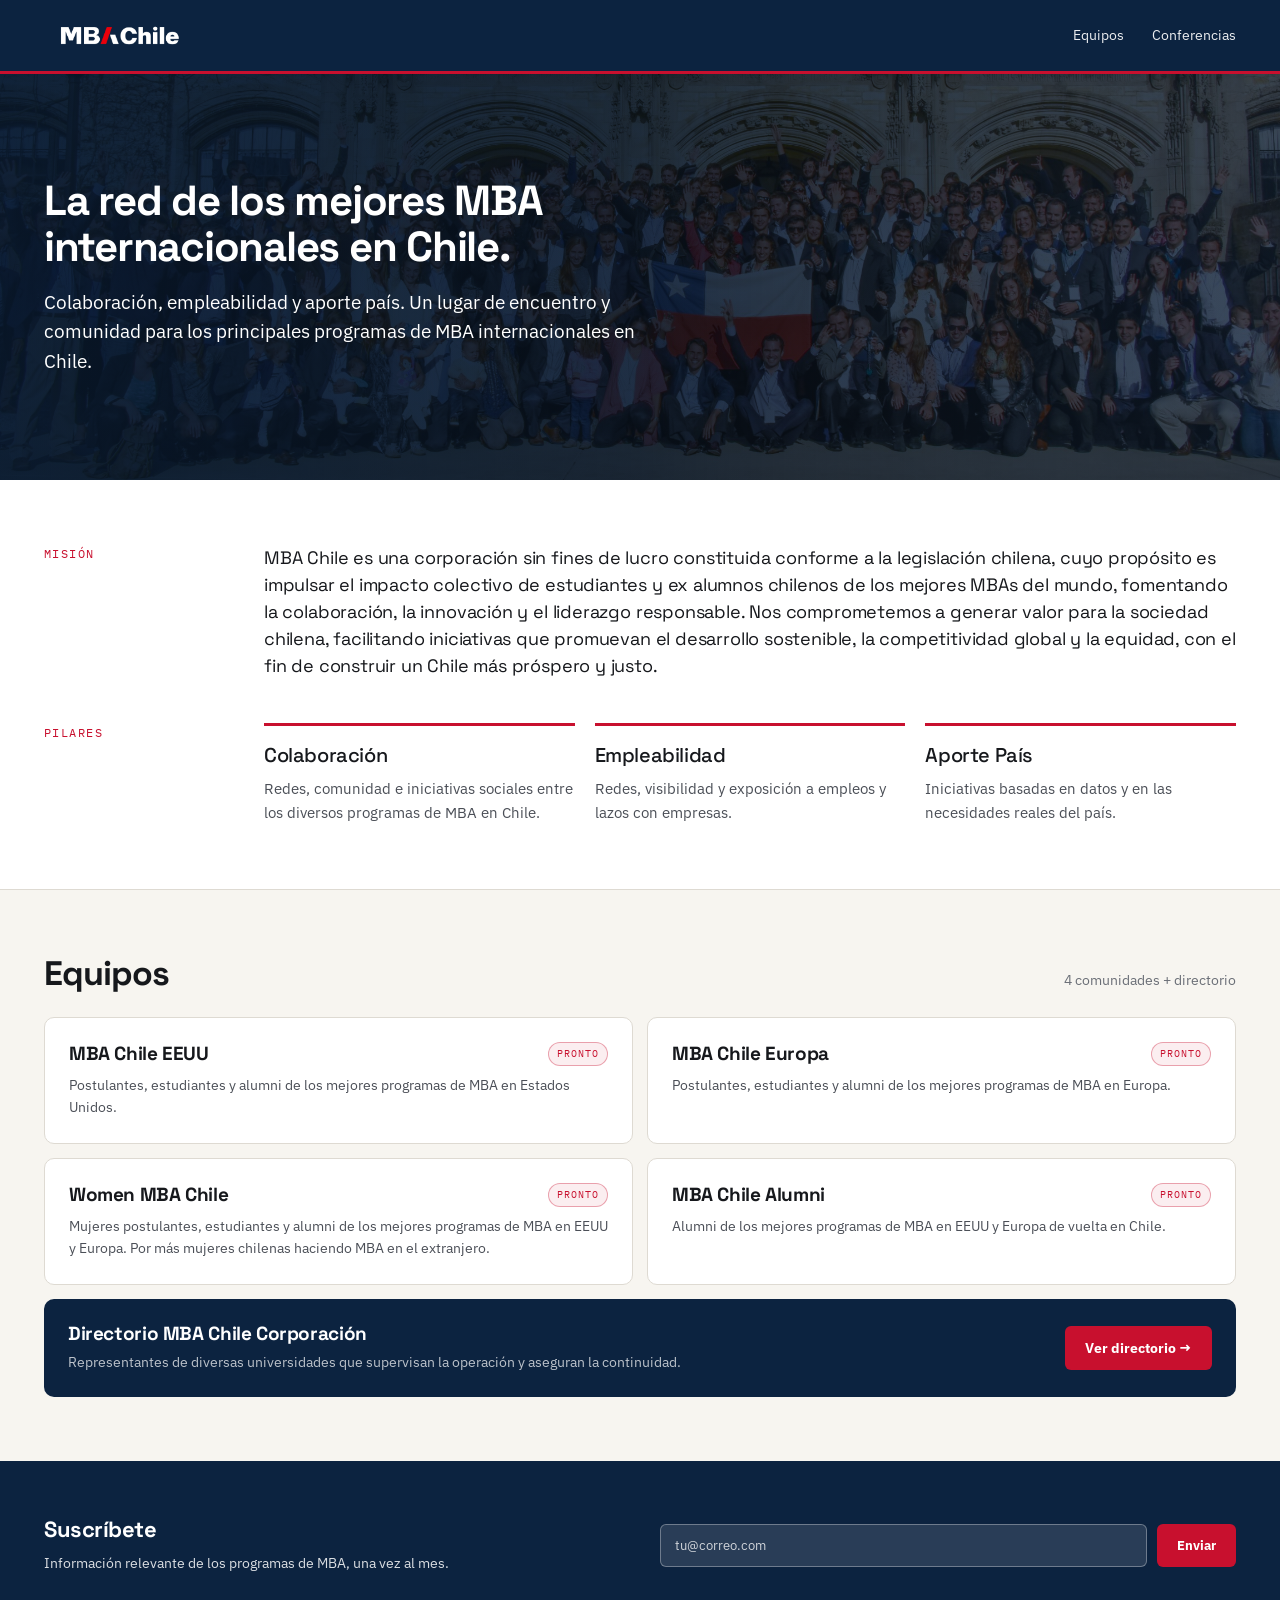
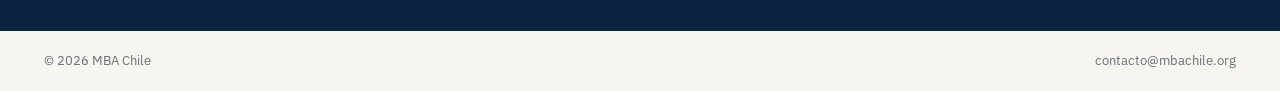
<file: index.html>
<!DOCTYPE html>
<html lang="es">
<head>
  <meta charset="UTF-8">
  <meta name="viewport" content="width=device-width, initial-scale=1.0">
  <title>MBA Chile — Un lugar de encuentro</title>
  <meta name="description" content="La red de los mejores MBA internacionales en Chile. Colaboración, empleabilidad y aporte país.">
  <link rel="preconnect" href="https://fonts.googleapis.com">
  <link rel="preconnect" href="https://fonts.gstatic.com" crossorigin>
  <link href="https://fonts.googleapis.com/css2?family=IBM+Plex+Sans:wght@300;400;500;600&family=IBM+Plex+Mono:wght@400;500&family=Space+Grotesk:wght@400;500;700&display=swap" rel="stylesheet">
  <link rel="stylesheet" href="css/style.css">
</head>
<body>

  <div class="home-wrap">

    <header class="home-header">
      <a href="/" class="home-logo">
        <img src="img/logo-blanco.png" alt="MBA Chile" class="home-logo-img">
      </a>
      <nav class="home-nav">
        <div class="home-nav-item">
          <a href="#equipos">Equipos</a>
          <div class="home-nav-dropdown">
            <div class="home-nav-dropdown-inner">
              <a href="/directorio">Directorio</a>
            </div>
          </div>
        </div>
        <a href="/conferencias">Conferencias</a>
      </nav>
    </header>

    <main>
      <section class="home-hero">
        <div class="home-hero-veil home-hero-veil-1"></div>
        <div class="home-hero-veil home-hero-veil-2"></div>
        <div class="home-hero-content">
          <h1>La red de los mejores MBA internacionales en Chile.</h1>
          <p>Colaboración, empleabilidad y aporte país. Un lugar de encuentro y comunidad para los principales programas de MBA internacionales en Chile.</p>
        </div>
      </section>

      <section class="home-section home-mission-pilares">
        <div class="home-row">
          <div class="home-label">Misión</div>
          <p class="home-mission-text">
            MBA Chile es una corporación sin fines de lucro constituida conforme a la legislación
            chilena, cuyo propósito es impulsar el impacto colectivo de estudiantes y ex alumnos
            chilenos de los mejores MBAs del mundo, fomentando la colaboración, la innovación y el
            liderazgo responsable. Nos comprometemos a generar valor para la sociedad chilena,
            facilitando iniciativas que promuevan el desarrollo sostenible, la competitividad
            global y la equidad, con el fin de construir un Chile más próspero y justo.
          </p>
        </div>

        <div class="home-row">
          <div class="home-label">Pilares</div>
          <div class="home-pilares-grid">
            <div class="home-pilar">
              <h3>Colaboración</h3>
              <p>Redes, comunidad e iniciativas sociales entre los diversos programas de MBA en Chile.</p>
            </div>
            <div class="home-pilar">
              <h3>Empleabilidad</h3>
              <p>Redes, visibilidad y exposición a empleos y lazos con empresas.</p>
            </div>
            <div class="home-pilar">
              <h3>Aporte País</h3>
              <p>Iniciativas basadas en datos y en las necesidades reales del país.</p>
            </div>
          </div>
        </div>
      </section>

      <section id="equipos" class="home-section home-equipos">
        <div class="home-equipos-header">
          <h2>Equipos</h2>
          <span>4 comunidades + directorio</span>
        </div>

        <div class="home-equipos-grid">
          <article class="home-team-card">
            <div class="home-team-card-top">
              <h3>MBA Chile EEUU</h3>
              <span class="home-badge">PRONTO</span>
            </div>
            <p>Postulantes, estudiantes y alumni de los mejores programas de MBA en Estados Unidos.</p>
          </article>

          <article class="home-team-card">
            <div class="home-team-card-top">
              <h3>MBA Chile Europa</h3>
              <span class="home-badge">PRONTO</span>
            </div>
            <p>Postulantes, estudiantes y alumni de los mejores programas de MBA en Europa.</p>
          </article>

          <article class="home-team-card">
            <div class="home-team-card-top">
              <h3>Women MBA Chile</h3>
              <span class="home-badge">PRONTO</span>
            </div>
            <p>Mujeres postulantes, estudiantes y alumni de los mejores programas de MBA en EEUU y Europa. Por más mujeres chilenas haciendo MBA en el extranjero.</p>
          </article>

          <article class="home-team-card">
            <div class="home-team-card-top">
              <h3>MBA Chile Alumni</h3>
              <span class="home-badge">PRONTO</span>
            </div>
            <p>Alumni de los mejores programas de MBA en EEUU y Europa de vuelta en Chile.</p>
          </article>

          <a href="/directorio" class="home-directorio-card">
            <div>
              <h3>Directorio MBA Chile Corporación</h3>
              <p>Representantes de diversas universidades que supervisan la operación y aseguran la continuidad.</p>
            </div>
            <span>Ver directorio →</span>
          </a>
        </div>
      </section>

      <section class="home-section home-map" hidden>
        <div class="home-map-header">
          <h2>¿Dónde están estudiando los chilenos?</h2>
          <a href="#">Explorar mapa →</a>
        </div>
        <div class="home-map-placeholder">
          <span>mapa interactivo · escuelas con chilenos</span>
        </div>
      </section>

      <section id="contacto" class="home-subscribe">
        <div>
          <h2>Suscríbete</h2>
          <p>Información relevante de los programas de MBA, una vez al mes.</p>
        </div>
        <form class="home-subscribe-form" id="newsletterForm">
          <input type="email" id="email" name="email" placeholder="tu@correo.com" required>
          <button type="submit">Enviar</button>
        </form>
      </section>
    </main>

    <footer class="home-footer">
      <span>© <span id="year"></span> MBA Chile</span>
      <a href="mailto:contacto@mbachile.org">contacto@mbachile.org</a>
    </footer>

  </div>

  <script src="js/main.js"></script>
</body>
</html>
</file>
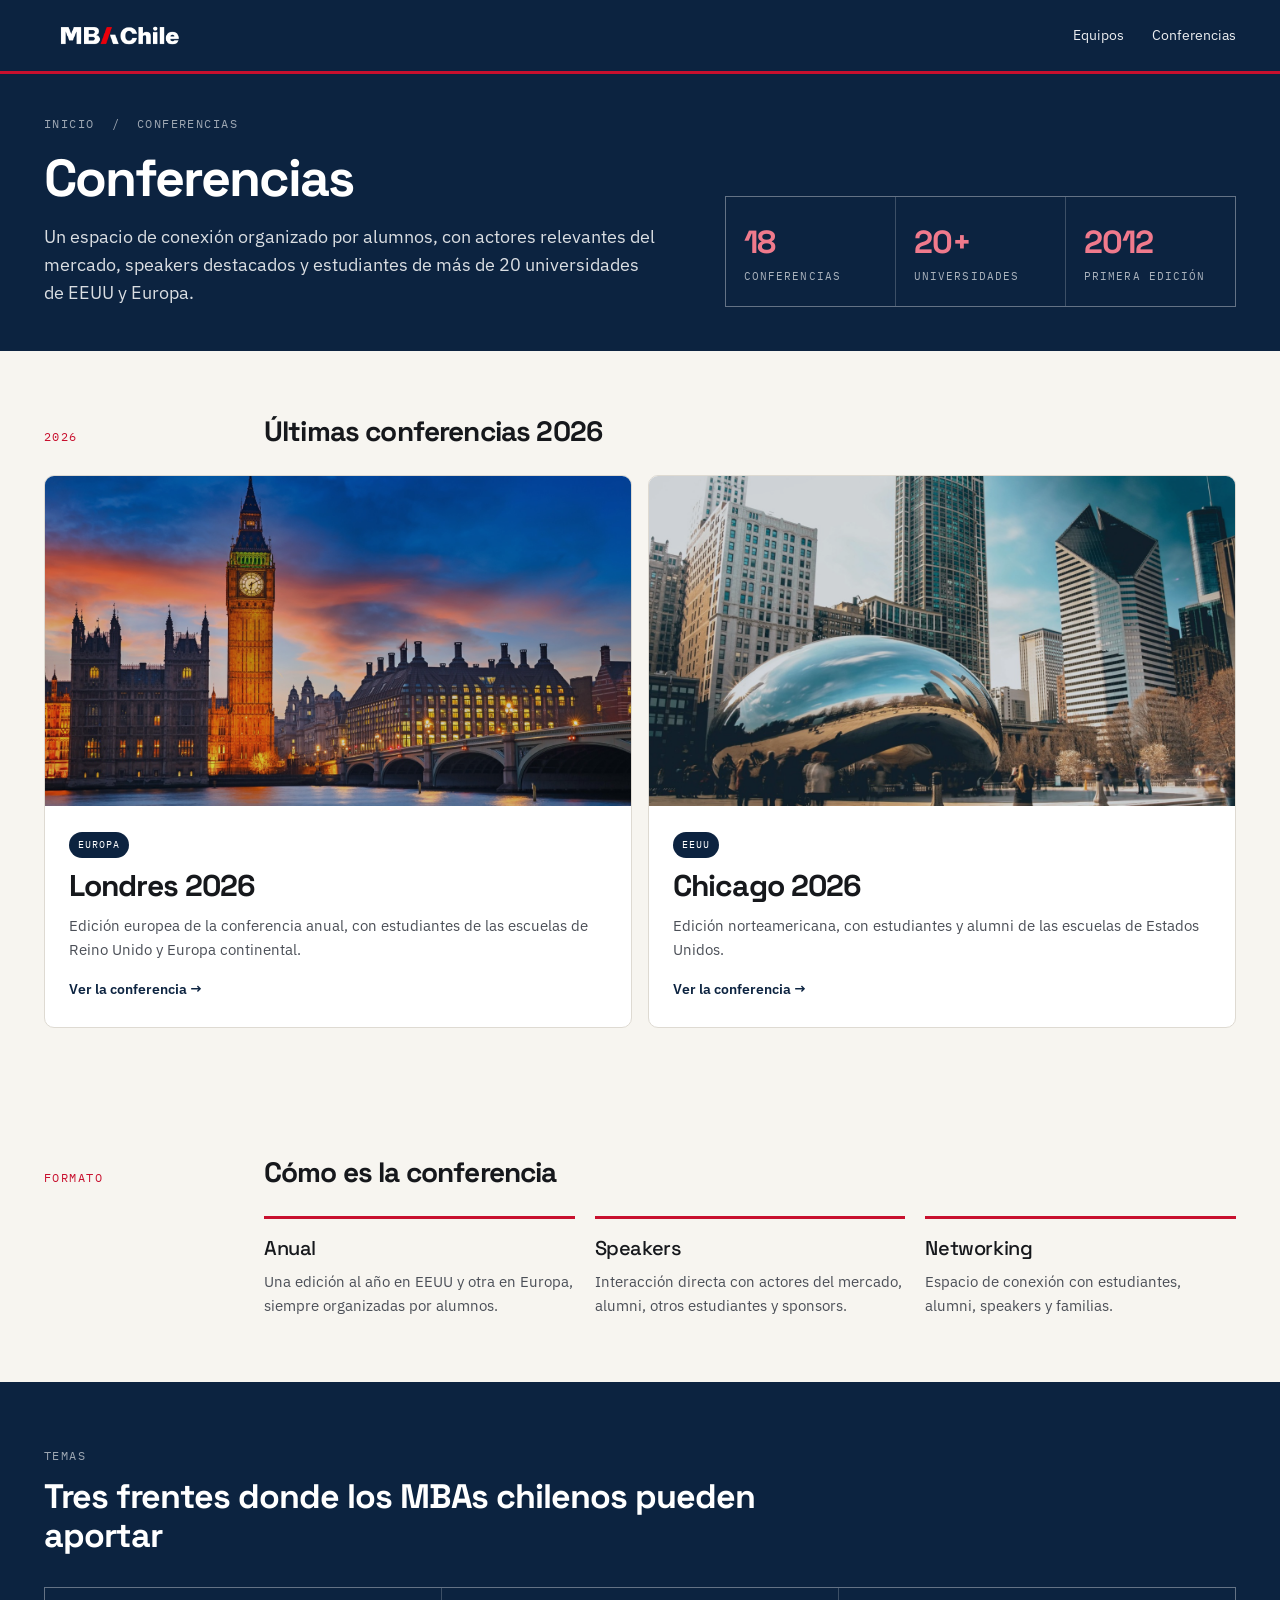
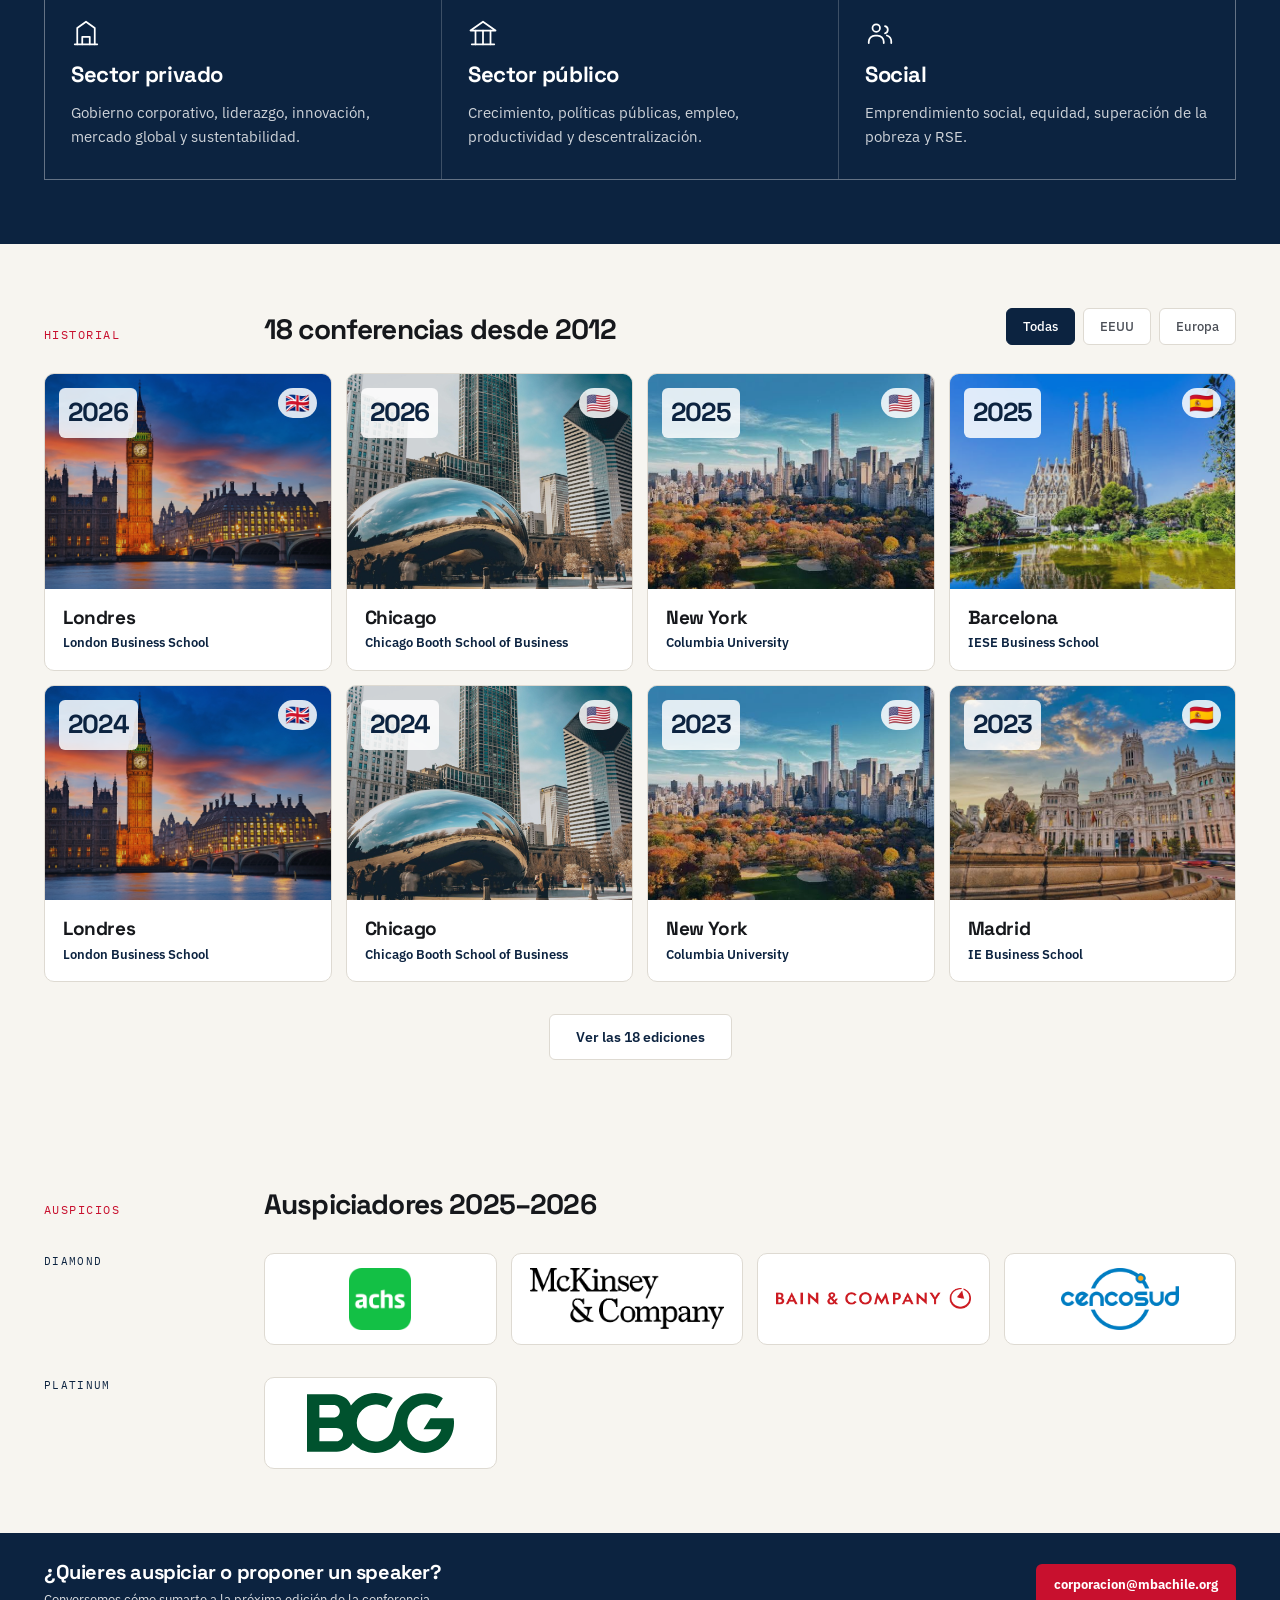
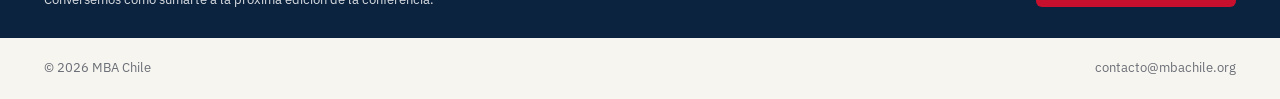
<file: conferencias/index.html>
<!DOCTYPE html>
<html lang="es">
<head>
  <meta charset="UTF-8">
  <meta name="viewport" content="width=device-width, initial-scale=1.0">
  <title>Conferencias — MBA Chile</title>
  <meta name="description" content="Un espacio de conexión organizado por alumnos, con actores relevantes del mercado, speakers destacados y estudiantes de más de 20 universidades de EEUU y Europa.">
  <link rel="preconnect" href="https://fonts.googleapis.com">
  <link rel="preconnect" href="https://fonts.gstatic.com" crossorigin>
  <link href="https://fonts.googleapis.com/css2?family=IBM+Plex+Sans:wght@300;400;500;600&family=IBM+Plex+Mono:wght@400;500&family=Space+Grotesk:wght@400;500;700&display=swap" rel="stylesheet">
  <link rel="stylesheet" href="../css/style.css">
</head>
<body>

  <div class="home-wrap">

    <header class="home-header">
      <a href="/" class="home-logo">
        <img src="../img/logo-blanco.png" alt="MBA Chile" class="home-logo-img">
      </a>
      <nav class="home-nav">
        <div class="home-nav-item">
          <a href="/#equipos">Equipos</a>
          <div class="home-nav-dropdown">
            <div class="home-nav-dropdown-inner">
              <a href="/directorio">Directorio</a>
            </div>
          </div>
        </div>
        <a href="/conferencias">Conferencias</a>
      </nav>
    </header>

    <main>
      <section class="dir-hero conf-hero">
        <div class="dir-hero-main">
          <div class="dir-breadcrumb"><a href="/">Inicio</a> &nbsp;/&nbsp; Conferencias</div>
          <h1>Conferencias</h1>
          <p>Un espacio de conexión organizado por alumnos, con actores relevantes del mercado, speakers destacados y estudiantes de más de 20 universidades de EEUU y Europa.</p>
        </div>
        <div class="dir-counters">
          <div class="dir-counter"><div class="dir-counter-num">18</div><div class="dir-counter-label">Conferencias</div></div>
          <div class="dir-counter"><div class="dir-counter-num">20+</div><div class="dir-counter-label">Universidades</div></div>
          <div class="dir-counter"><div class="dir-counter-num">2012</div><div class="dir-counter-label">Primera edición</div></div>
        </div>
      </section>

      <section class="home-section conf-stack-28">
        <div class="home-row home-row-baseline">
          <div class="home-label">2026</div>
          <h2 class="conf-h2">Últimas conferencias 2026</h2>
        </div>

        <div class="conf-latest-grid">
          <a href="/conferencias/londres-2026" class="conf-latest-card">
            <div class="conf-latest-photo has-photo" style="background-image: url('../img/conferencias/londres.jpg')"></div>
            <div class="conf-latest-body">
              <span class="conf-region-badge">EUROPA</span>
              <h3>Londres 2026</h3>
              <p>Edición europea de la conferencia anual, con estudiantes de las escuelas de Reino Unido y Europa continental.</p>
              <span class="conf-cta-link">Ver la conferencia →</span>
            </div>
          </a>

          <a href="/conferencias/chicago-2026" class="conf-latest-card">
            <div class="conf-latest-photo has-photo" style="background-image: url('../img/conferencias/chicago.jpg')"></div>
            <div class="conf-latest-body">
              <span class="conf-region-badge">EEUU</span>
              <h3>Chicago 2026</h3>
              <p>Edición norteamericana, con estudiantes y alumni de las escuelas de Estados Unidos.</p>
              <span class="conf-cta-link">Ver la conferencia →</span>
            </div>
          </a>
        </div>
      </section>

      <section class="home-section conf-stack-28">
        <div class="home-row home-row-baseline">
          <div class="home-label">Formato</div>
          <h2 class="conf-h2">Cómo es la conferencia</h2>
        </div>

        <div class="home-row">
          <div></div>
          <div class="home-pilares-grid">
            <div class="home-pilar">
              <h3>Anual</h3>
              <p>Una edición al año en EEUU y otra en Europa, siempre organizadas por alumnos.</p>
            </div>
            <div class="home-pilar">
              <h3>Speakers</h3>
              <p>Interacción directa con actores del mercado, alumni, otros estudiantes y sponsors.</p>
            </div>
            <div class="home-pilar">
              <h3>Networking</h3>
              <p>Espacio de conexión con estudiantes, alumni, speakers y familias.</p>
            </div>
          </div>
        </div>
      </section>

      <section class="conf-temas">
        <div class="conf-temas-head">
          <span class="home-label conf-label-light">Temas</span>
          <h2 class="conf-h2 conf-temas-title">Tres frentes donde los MBAs chilenos pueden aportar</h2>
        </div>
        <div class="conf-temas-grid">
          <div class="conf-tema">
            <svg width="30" height="30" viewBox="0 0 24 24" fill="none" stroke="#fff" stroke-width="1.4" stroke-linecap="round" stroke-linejoin="round" aria-hidden="true"><path d="M3 21h18"></path><path d="M5 21V8l7-5 7 5v13"></path><path d="M9 21v-6h6v6"></path></svg>
            <h3>Sector privado</h3>
            <p>Gobierno corporativo, liderazgo, innovación, mercado global y sustentabilidad.</p>
          </div>
          <div class="conf-tema">
            <svg width="30" height="30" viewBox="0 0 24 24" fill="none" stroke="#fff" stroke-width="1.4" stroke-linecap="round" stroke-linejoin="round" aria-hidden="true"><path d="M3 21h18"></path><path d="M6 21V10m6 11V10m6 11V10"></path><path d="M2 10h20L12 3 2 10z"></path></svg>
            <h3>Sector público</h3>
            <p>Crecimiento, políticas públicas, empleo, productividad y descentralización.</p>
          </div>
          <div class="conf-tema">
            <svg width="30" height="30" viewBox="0 0 24 24" fill="none" stroke="#fff" stroke-width="1.4" stroke-linecap="round" stroke-linejoin="round" aria-hidden="true"><path d="M9 11a3 3 0 1 0 0-6 3 3 0 0 0 0 6z"></path><path d="M3 20v-1a5 5 0 0 1 5-5h2a5 5 0 0 1 5 5v1"></path><path d="M16 6.5a3 3 0 0 1 0 5.8"></path><path d="M17.5 14a5 5 0 0 1 3.5 4.8V20"></path></svg>
            <h3>Social</h3>
            <p>Emprendimiento social, equidad, superación de la pobreza y RSE.</p>
          </div>
        </div>
      </section>

      <section id="ediciones" class="home-section conf-historial">
        <div class="conf-historial-head">
          <div class="home-row home-row-baseline conf-historial-title-row">
            <div class="home-label">Historial</div>
            <h2 class="conf-h2">18 conferencias desde 2012</h2>
          </div>
          <div class="conf-filters" role="group" aria-label="Filtrar historial de conferencias">
            <button type="button" class="conf-filter-btn is-active" data-filter="todas" aria-pressed="true">Todas</button>
            <button type="button" class="conf-filter-btn" data-filter="EEUU" aria-pressed="false">EEUU</button>
            <button type="button" class="conf-filter-btn" data-filter="Europa" aria-pressed="false">Europa</button>
          </div>
        </div>

        <div class="conf-editions-grid" id="confEditionsGrid">
          <article class="conf-edition-card" data-region="Europa">
            <div class="conf-edition-photo has-photo" style="background-image: url('../img/conferencias/londres.jpg')"><span class="conf-edition-year">2026</span><span class="conf-edition-flag">🇬🇧</span></div>
            <div class="conf-edition-body"><h3>Londres</h3><div class="conf-edition-sede">London Business School</div></div>
          </article>
          <article class="conf-edition-card" data-region="EEUU">
            <div class="conf-edition-photo has-photo" style="background-image: url('../img/conferencias/chicago.jpg')"><span class="conf-edition-year">2026</span><span class="conf-edition-flag">🇺🇸</span></div>
            <div class="conf-edition-body"><h3>Chicago</h3><div class="conf-edition-sede">Chicago Booth School of Business</div></div>
          </article>
          <article class="conf-edition-card" data-region="EEUU">
            <div class="conf-edition-photo has-photo" style="background-image: url('../img/conferencias/new-york.jpg')"><span class="conf-edition-year">2025</span><span class="conf-edition-flag">🇺🇸</span></div>
            <div class="conf-edition-body"><h3>New York</h3><div class="conf-edition-sede">Columbia University</div></div>
          </article>
          <article class="conf-edition-card" data-region="Europa">
            <div class="conf-edition-photo has-photo" style="background-image: url('../img/conferencias/barcelona.jpg')"><span class="conf-edition-year">2025</span><span class="conf-edition-flag">🇪🇸</span></div>
            <div class="conf-edition-body"><h3>Barcelona</h3><div class="conf-edition-sede">IESE Business School</div></div>
          </article>
          <article class="conf-edition-card" data-region="Europa">
            <div class="conf-edition-photo has-photo" style="background-image: url('../img/conferencias/londres.jpg')"><span class="conf-edition-year">2024</span><span class="conf-edition-flag">🇬🇧</span></div>
            <div class="conf-edition-body"><h3>Londres</h3><div class="conf-edition-sede">London Business School</div></div>
          </article>
          <article class="conf-edition-card" data-region="EEUU">
            <div class="conf-edition-photo has-photo" style="background-image: url('../img/conferencias/chicago.jpg')"><span class="conf-edition-year">2024</span><span class="conf-edition-flag">🇺🇸</span></div>
            <div class="conf-edition-body"><h3>Chicago</h3><div class="conf-edition-sede">Chicago Booth School of Business</div></div>
          </article>
          <article class="conf-edition-card" data-region="EEUU">
            <div class="conf-edition-photo has-photo" style="background-image: url('../img/conferencias/new-york.jpg')"><span class="conf-edition-year">2023</span><span class="conf-edition-flag">🇺🇸</span></div>
            <div class="conf-edition-body"><h3>New York</h3><div class="conf-edition-sede">Columbia University</div></div>
          </article>
          <article class="conf-edition-card" data-region="Europa">
            <div class="conf-edition-photo has-photo" style="background-image: url('../img/conferencias/madrid.jpg')"><span class="conf-edition-year">2023</span><span class="conf-edition-flag">🇪🇸</span></div>
            <div class="conf-edition-body"><h3>Madrid</h3><div class="conf-edition-sede">IE Business School</div></div>
          </article>
          <article class="conf-edition-card" data-region="EEUU">
            <div class="conf-edition-photo has-photo" style="background-image: url('../img/conferencias/san-francisco.jpg')"><span class="conf-edition-year">2022</span><span class="conf-edition-flag">🇺🇸</span></div>
            <div class="conf-edition-body"><h3>San Francisco</h3><div class="conf-edition-sede">UC Berkeley · Haas School of Business</div></div>
          </article>
          <article class="conf-edition-card" data-region="Virtual">
            <div class="conf-edition-photo has-photo" style="background-image: url('../img/conferencias/online.jpg')"><span class="conf-edition-year">2021</span><span class="conf-edition-flag">🌐</span></div>
            <div class="conf-edition-body"><h3>Online</h3><div class="conf-edition-sede">Formato virtual</div></div>
          </article>
          <article class="conf-edition-card" data-region="EEUU">
            <div class="conf-edition-photo has-photo" style="background-image: url('../img/conferencias/new-york.jpg')"><span class="conf-edition-year">2019</span><span class="conf-edition-flag">🇺🇸</span></div>
            <div class="conf-edition-body"><h3>New York</h3><div class="conf-edition-sede">Columbia University</div></div>
          </article>
          <article class="conf-edition-card" data-region="EEUU">
            <div class="conf-edition-photo has-photo" style="background-image: url('../img/conferencias/chicago.jpg')"><span class="conf-edition-year">2018</span><span class="conf-edition-flag">🇺🇸</span></div>
            <div class="conf-edition-body"><h3>Chicago</h3><div class="conf-edition-sede">Chicago Booth School of Business</div></div>
          </article>
          <article class="conf-edition-card" data-region="EEUU">
            <div class="conf-edition-photo has-photo" style="background-image: url('../img/conferencias/durham.jpg')"><span class="conf-edition-year">2017</span><span class="conf-edition-flag">🇺🇸</span></div>
            <div class="conf-edition-body"><h3>Durham</h3><div class="conf-edition-sede">Duke Fuqua School of Business</div></div>
          </article>
          <article class="conf-edition-card" data-region="EEUU">
            <div class="conf-edition-photo has-photo" style="background-image: url('../img/conferencias/los-angeles.jpg')"><span class="conf-edition-year">2016</span><span class="conf-edition-flag">🇺🇸</span></div>
            <div class="conf-edition-body"><h3>Los Angeles</h3><div class="conf-edition-sede">UCLA Anderson School of Management</div></div>
          </article>
          <article class="conf-edition-card" data-region="EEUU">
            <div class="conf-edition-photo has-photo" style="background-image: url('../img/conferencias/chicago.jpg')"><span class="conf-edition-year">2015</span><span class="conf-edition-flag">🇺🇸</span></div>
            <div class="conf-edition-body"><h3>Chicago</h3><div class="conf-edition-sede">Kellogg School of Management</div></div>
          </article>
          <article class="conf-edition-card" data-region="EEUU">
            <div class="conf-edition-photo has-photo" style="background-image: url('../img/conferencias/boston.jpg')"><span class="conf-edition-year">2014</span><span class="conf-edition-flag">🇺🇸</span></div>
            <div class="conf-edition-body"><h3>Boston</h3><div class="conf-edition-sede">Universidad de Harvard</div></div>
          </article>
          <article class="conf-edition-card" data-region="EEUU">
            <div class="conf-edition-photo has-photo" style="background-image: url('../img/conferencias/chicago.jpg')"><span class="conf-edition-year">2013</span><span class="conf-edition-flag">🇺🇸</span></div>
            <div class="conf-edition-body"><h3>Chicago</h3><div class="conf-edition-sede">University of Chicago</div></div>
          </article>
          <article class="conf-edition-card" data-region="EEUU">
            <div class="conf-edition-photo has-photo" style="background-image: url('../img/conferencias/boston.jpg')"><span class="conf-edition-year">2012</span><span class="conf-edition-flag">🇺🇸</span></div>
            <div class="conf-edition-body"><h3>Boston</h3><div class="conf-edition-sede">Massachusetts Institute of Technology</div></div>
          </article>
        </div>

        <div class="conf-vermas-wrap" id="confVerMasWrap">
          <button type="button" class="conf-vermas-btn" id="confVerMasBtn">Ver las 18 ediciones</button>
        </div>
      </section>

      <section class="home-section conf-stack-32">
        <div class="home-row home-row-baseline">
          <div class="home-label">Auspicios</div>
          <h2 class="conf-h2">Auspiciadores 2025–2026</h2>
        </div>

        <div class="conf-sponsor-tier">
          <div class="conf-tier-label conf-tier-label-azul">Diamond</div>
          <div class="conf-logo-grid">
            <div class="conf-logo-slot"><img src="../img/sponsors/achs.png" alt="ACHS"></div>
            <div class="conf-logo-slot"><img src="../img/sponsors/mckinsey.png" alt="McKinsey & Company"></div>
            <div class="conf-logo-slot"><img src="../img/sponsors/bain.png" alt="Bain & Company"></div>
            <div class="conf-logo-slot"><img src="../img/sponsors/cencosud.png" alt="Cencosud"></div>
          </div>
        </div>

        <div class="conf-sponsor-tier">
          <div class="conf-tier-label conf-tier-label-azul">Platinum</div>
          <div class="conf-logo-grid">
            <div class="conf-logo-slot"><img src="../img/sponsors/bcg.svg" alt="BCG"></div>
          </div>
        </div>
      </section>

      <section id="contacto" class="dir-cta">
        <div>
          <h2>¿Quieres auspiciar o proponer un speaker?</h2>
          <p>Conversemos cómo sumarte a la próxima edición de la conferencia.</p>
        </div>
        <a href="mailto:corporacion@mbachile.org" class="dir-cta-btn">corporacion@mbachile.org</a>
      </section>
    </main>

    <footer class="home-footer">
      <span>© <span id="year"></span> MBA Chile</span>
      <a href="mailto:contacto@mbachile.org">contacto@mbachile.org</a>
    </footer>

  </div>

  <script src="../js/main.js"></script>
  <script src="../js/conferencias.js"></script>
</body>
</html>
</file>
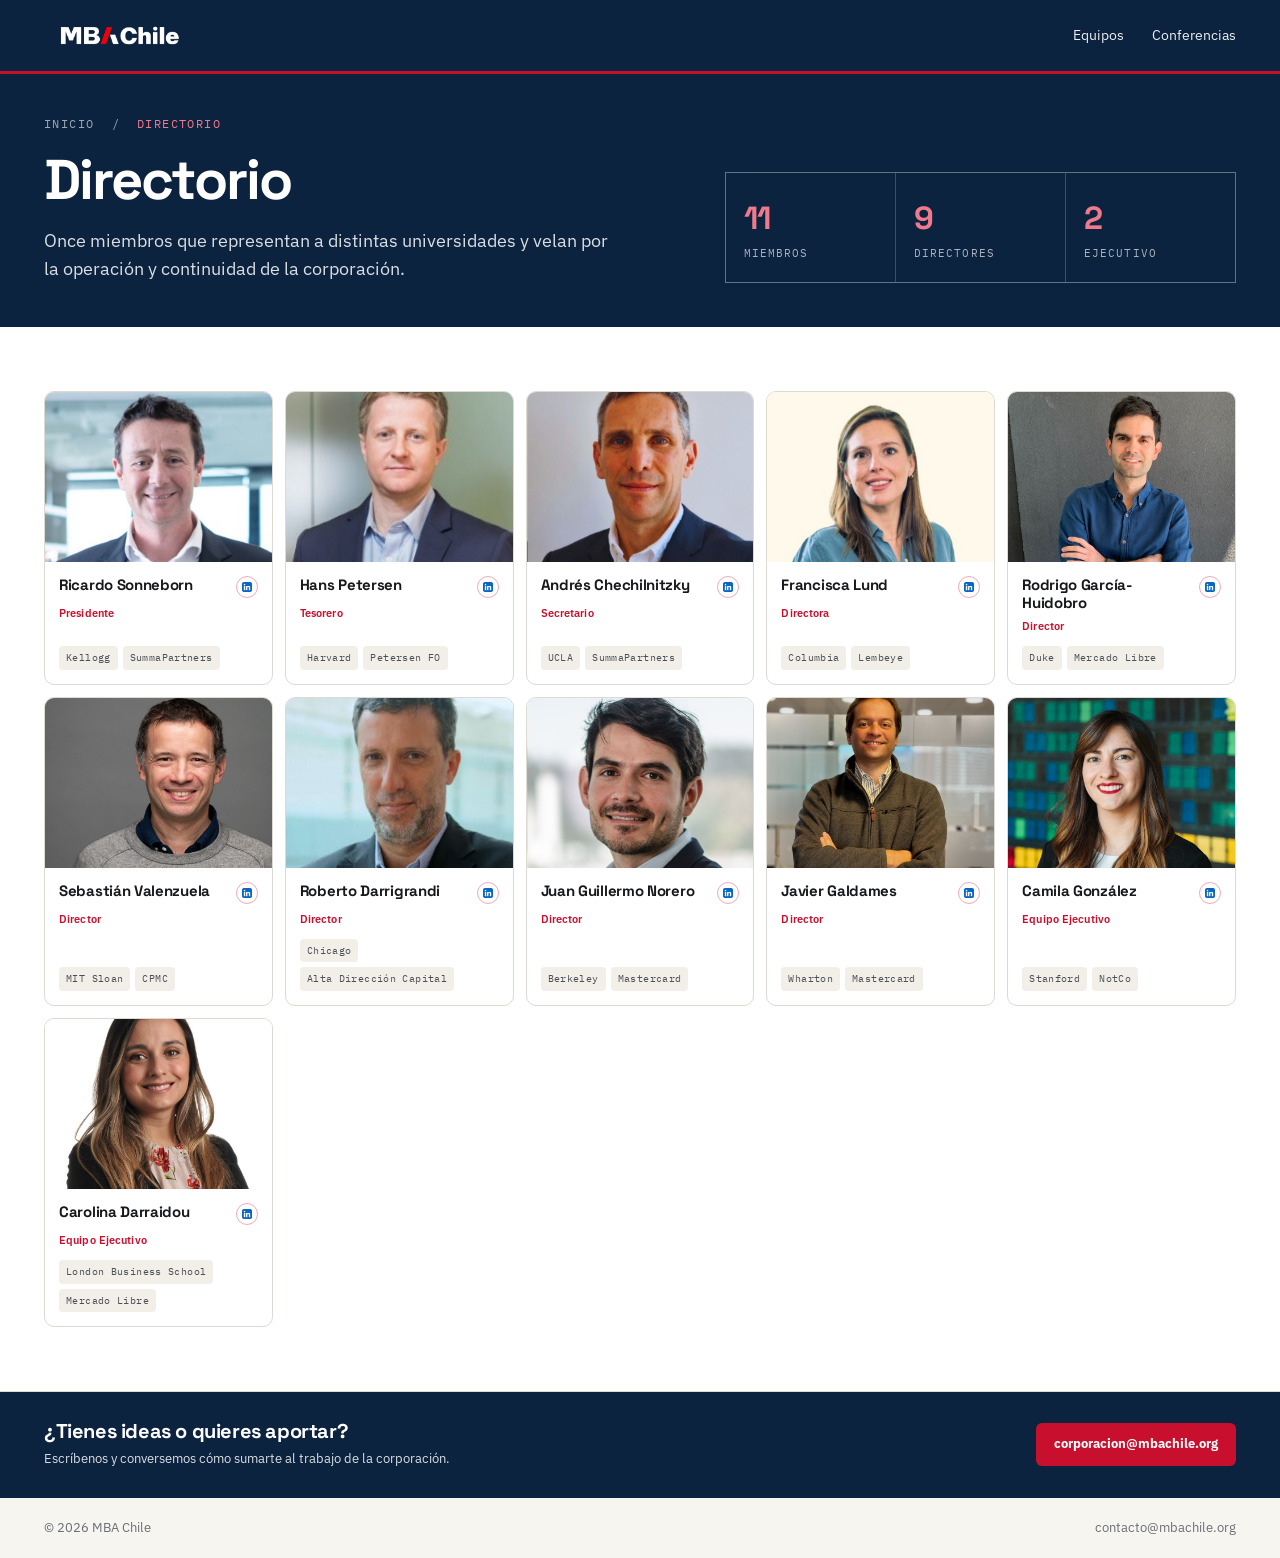
<file: directorio/index.html>
<!DOCTYPE html>
<html lang="es">
<head>
  <meta charset="UTF-8">
  <meta name="viewport" content="width=device-width, initial-scale=1.0">
  <title>Directorio — MBA Chile</title>
  <meta name="description" content="Directorio y equipo ejecutivo de MBA Chile: once miembros que representan a distintas universidades y velan por la operación y continuidad de la corporación.">
  <link rel="preconnect" href="https://fonts.googleapis.com">
  <link rel="preconnect" href="https://fonts.gstatic.com" crossorigin>
  <link href="https://fonts.googleapis.com/css2?family=IBM+Plex+Sans:wght@300;400;500;600&family=IBM+Plex+Mono:wght@400;500&family=Space+Grotesk:wght@400;500;700&display=swap" rel="stylesheet">
  <link rel="stylesheet" href="../css/style.css">
</head>
<body>

  <div class="home-wrap">

    <header class="home-header">
      <a href="/" class="home-logo">
        <img src="../img/logo-blanco.png" alt="MBA Chile" class="home-logo-img">
      </a>
      <nav class="home-nav">
        <div class="home-nav-item">
          <a href="/#equipos">Equipos</a>
          <div class="home-nav-dropdown">
            <div class="home-nav-dropdown-inner">
              <a href="/directorio">Directorio</a>
            </div>
          </div>
        </div>
        <a href="/conferencias">Conferencias</a>
      </nav>
    </header>

    <main>
      <section class="dir-hero">
        <div class="dir-hero-main">
          <div class="dir-breadcrumb"><a href="/">Inicio</a> &nbsp;/&nbsp; <span class="dir-breadcrumb-active">Directorio</span></div>
          <h1>Directorio</h1>
          <p>Once miembros que representan a distintas universidades y velan por la operación y continuidad de la corporación.</p>
        </div>
        <div class="dir-counters">
          <div class="dir-counter"><div class="dir-counter-num">11</div><div class="dir-counter-label">Miembros</div></div>
          <div class="dir-counter"><div class="dir-counter-num">9</div><div class="dir-counter-label">Directores</div></div>
          <div class="dir-counter"><div class="dir-counter-num">2</div><div class="dir-counter-label">Ejecutivo</div></div>
        </div>
      </section>

      <section class="dir-section">
        <div class="dir-grid">

          <article class="member-card">
            <div class="member-photo" style="background-image: url('../img/directores/ricardo-sonneborn.jpg')"></div>
            <div class="member-body">
              <div class="member-top">
                <h3>Ricardo Sonneborn</h3>
                <a href="https://www.linkedin.com/in/ricardosonneborn/" class="member-linkedin" target="_blank" rel="noopener" aria-label="LinkedIn de Ricardo Sonneborn">
                  <img src="../img/linkedin.png" alt="">
                </a>
              </div>
              <div class="member-role">Presidente</div>
              <div class="member-chips">
                <span class="chip">Kellogg</span>
                <span class="chip">SummaPartners</span>
              </div>
            </div>
          </article>

          <article class="member-card">
            <div class="member-photo" style="background-image: url('../img/directores/hans-petersen.jpg')"></div>
            <div class="member-body">
              <div class="member-top">
                <h3>Hans Petersen</h3>
                <a href="https://www.linkedin.com/in/hanspeterseno/" class="member-linkedin" target="_blank" rel="noopener" aria-label="LinkedIn de Hans Petersen">
                  <img src="../img/linkedin.png" alt="">
                </a>
              </div>
              <div class="member-role">Tesorero</div>
              <div class="member-chips">
                <span class="chip">Harvard</span>
                <span class="chip">Petersen FO</span>
              </div>
            </div>
          </article>

          <article class="member-card">
            <div class="member-photo" style="background-image: url('../img/directores/andres-chechilnitzky.jpg')"></div>
            <div class="member-body">
              <div class="member-top">
                <h3>Andrés Chechilnitzky</h3>
                <a href="https://www.linkedin.com/in/andres-chechilnitzky-81b478/" class="member-linkedin" target="_blank" rel="noopener" aria-label="LinkedIn de Andrés Chechilnitzky">
                  <img src="../img/linkedin.png" alt="">
                </a>
              </div>
              <div class="member-role">Secretario</div>
              <div class="member-chips">
                <span class="chip">UCLA</span>
                <span class="chip">SummaPartners</span>
              </div>
            </div>
          </article>

          <article class="member-card">
            <div class="member-photo" style="background-image: url('../img/directores/francisca-lund.jpg')"></div>
            <div class="member-body">
              <div class="member-top">
                <h3>Francisca Lund</h3>
                <a href="https://www.linkedin.com/in/francisca-lund/" class="member-linkedin" target="_blank" rel="noopener" aria-label="LinkedIn de Francisca Lund">
                  <img src="../img/linkedin.png" alt="">
                </a>
              </div>
              <div class="member-role">Directora</div>
              <div class="member-chips">
                <span class="chip">Columbia</span>
                <span class="chip">Lembeye</span>
              </div>
            </div>
          </article>

          <article class="member-card">
            <div class="member-photo" style="background-image: url('../img/directores/rodrigo-garcia-huidobro.jpg')"></div>
            <div class="member-body">
              <div class="member-top">
                <h3>Rodrigo García-Huidobro</h3>
                <a href="https://www.linkedin.com/in/rodrigo-garc%C3%ADa-huidobro-32b74471/" class="member-linkedin" target="_blank" rel="noopener" aria-label="LinkedIn de Rodrigo García-Huidobro">
                  <img src="../img/linkedin.png" alt="">
                </a>
              </div>
              <div class="member-role">Director</div>
              <div class="member-chips">
                <span class="chip">Duke</span>
                <span class="chip">Mercado Libre</span>
              </div>
            </div>
          </article>

          <article class="member-card">
            <div class="member-photo" style="background-image: url('../img/directores/sebastian-valenzuela.jpg')"></div>
            <div class="member-body">
              <div class="member-top">
                <h3>Sebastián Valenzuela</h3>
                <a href="https://www.linkedin.com/in/sebastian-valenzuela-929bba1b/" class="member-linkedin" target="_blank" rel="noopener" aria-label="LinkedIn de Sebastián Valenzuela">
                  <img src="../img/linkedin.png" alt="">
                </a>
              </div>
              <div class="member-role">Director</div>
              <div class="member-chips">
                <span class="chip">MIT Sloan</span>
                <span class="chip">CPMC</span>
              </div>
            </div>
          </article>

          <article class="member-card">
            <div class="member-photo" style="background-image: url('../img/directores/roberto-darrigrandi.jpg')"></div>
            <div class="member-body">
              <div class="member-top">
                <h3>Roberto Darrigrandi</h3>
                <a href="https://www.linkedin.com/in/rdarrigrandi/" class="member-linkedin" target="_blank" rel="noopener" aria-label="LinkedIn de Roberto Darrigrandi">
                  <img src="../img/linkedin.png" alt="">
                </a>
              </div>
              <div class="member-role">Director</div>
              <div class="member-chips">
                <span class="chip">Chicago</span>
                <span class="chip">Alta Dirección Capital</span>
              </div>
            </div>
          </article>

          <article class="member-card">
            <div class="member-photo" style="background-image: url('../img/directores/juan-guillermo-norero.jpg')"></div>
            <div class="member-body">
              <div class="member-top">
                <h3>Juan Guillermo Norero</h3>
                <a href="https://www.linkedin.com/in/jgnorero/" class="member-linkedin" target="_blank" rel="noopener" aria-label="LinkedIn de Juan Guillermo Norero">
                  <img src="../img/linkedin.png" alt="">
                </a>
              </div>
              <div class="member-role">Director</div>
              <div class="member-chips">
                <span class="chip">Berkeley</span>
                <span class="chip">Mastercard</span>
              </div>
            </div>
          </article>

          <article class="member-card">
            <div class="member-photo" style="background-image: url('../img/directores/javier-galdames.jpg')"></div>
            <div class="member-body">
              <div class="member-top">
                <h3>Javier Galdames</h3>
                <a href="https://www.linkedin.com/in/javiergaldames/" class="member-linkedin" target="_blank" rel="noopener" aria-label="LinkedIn de Javier Galdames">
                  <img src="../img/linkedin.png" alt="">
                </a>
              </div>
              <div class="member-role">Director</div>
              <div class="member-chips">
                <span class="chip">Wharton</span>
                <span class="chip">Mastercard</span>
              </div>
            </div>
          </article>

          <article class="member-card">
            <div class="member-photo" style="background-image: url('../img/directores/camila-gonzalez.jpg')"></div>
            <div class="member-body">
              <div class="member-top">
                <h3>Camila González</h3>
                <a href="https://www.linkedin.com/in/camila-gonzalez-jaque/" class="member-linkedin" target="_blank" rel="noopener" aria-label="LinkedIn de Camila González">
                  <img src="../img/linkedin.png" alt="">
                </a>
              </div>
              <div class="member-role">Equipo Ejecutivo</div>
              <div class="member-chips">
                <span class="chip">Stanford</span>
                <span class="chip">NotCo</span>
              </div>
            </div>
          </article>

          <article class="member-card">
            <div class="member-photo" style="background-image: url('../img/directores/carolina-darraidou.jpg')"></div>
            <div class="member-body">
              <div class="member-top">
                <h3>Carolina Darraidou</h3>
                <a href="https://www.linkedin.com/in/carolinadarraidou/" class="member-linkedin" target="_blank" rel="noopener" aria-label="LinkedIn de Carolina Darraidou">
                  <img src="../img/linkedin.png" alt="">
                </a>
              </div>
              <div class="member-role">Equipo Ejecutivo</div>
              <div class="member-chips">
                <span class="chip">London Business School</span>
                <span class="chip">Mercado Libre</span>
              </div>
            </div>
          </article>

        </div>
      </section>

      <section id="contacto" class="dir-cta">
        <div>
          <h2>¿Tienes ideas o quieres aportar?</h2>
          <p>Escríbenos y conversemos cómo sumarte al trabajo de la corporación.</p>
        </div>
        <a href="mailto:corporacion@mbachile.org" class="dir-cta-btn">corporacion@mbachile.org</a>
      </section>
    </main>

    <footer class="home-footer">
      <span>© <span id="year"></span> MBA Chile</span>
      <a href="mailto:contacto@mbachile.org">contacto@mbachile.org</a>
    </footer>

  </div>

  <script src="../js/main.js"></script>
</body>
</html>
</file>
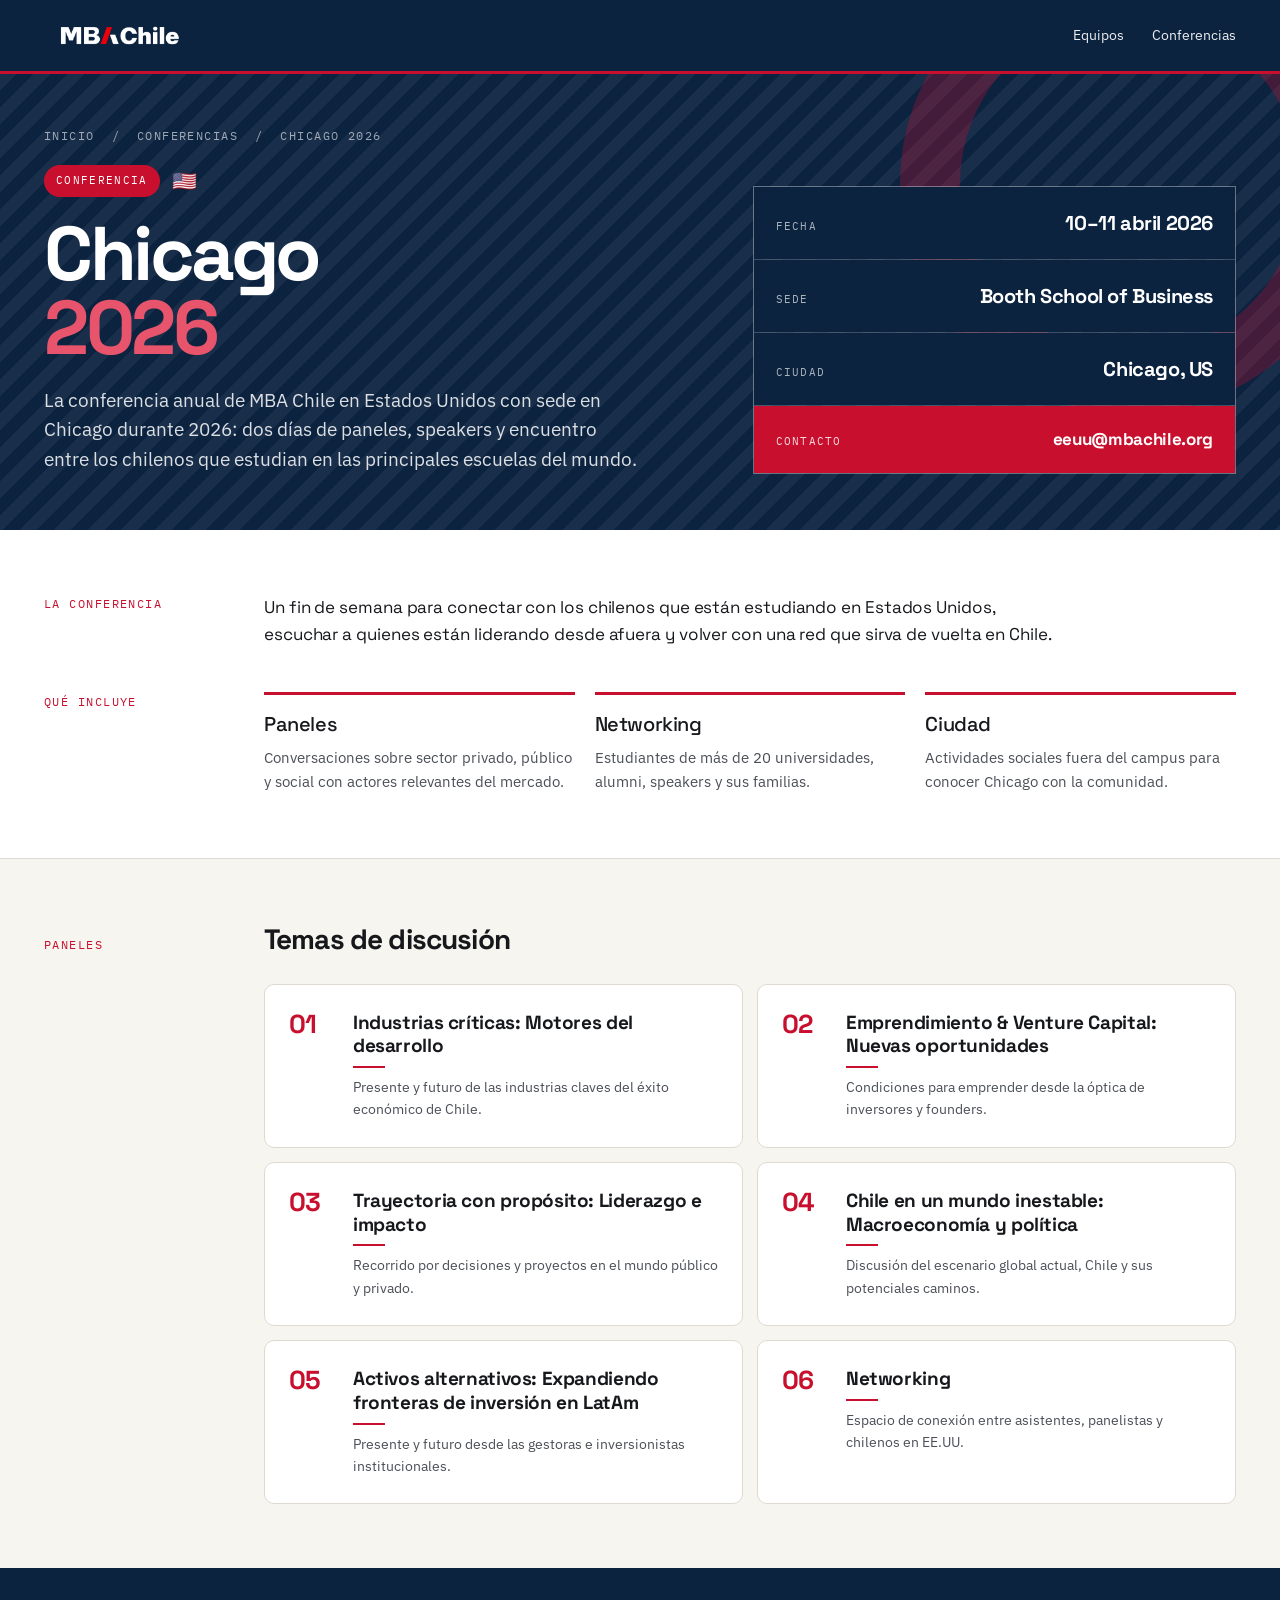
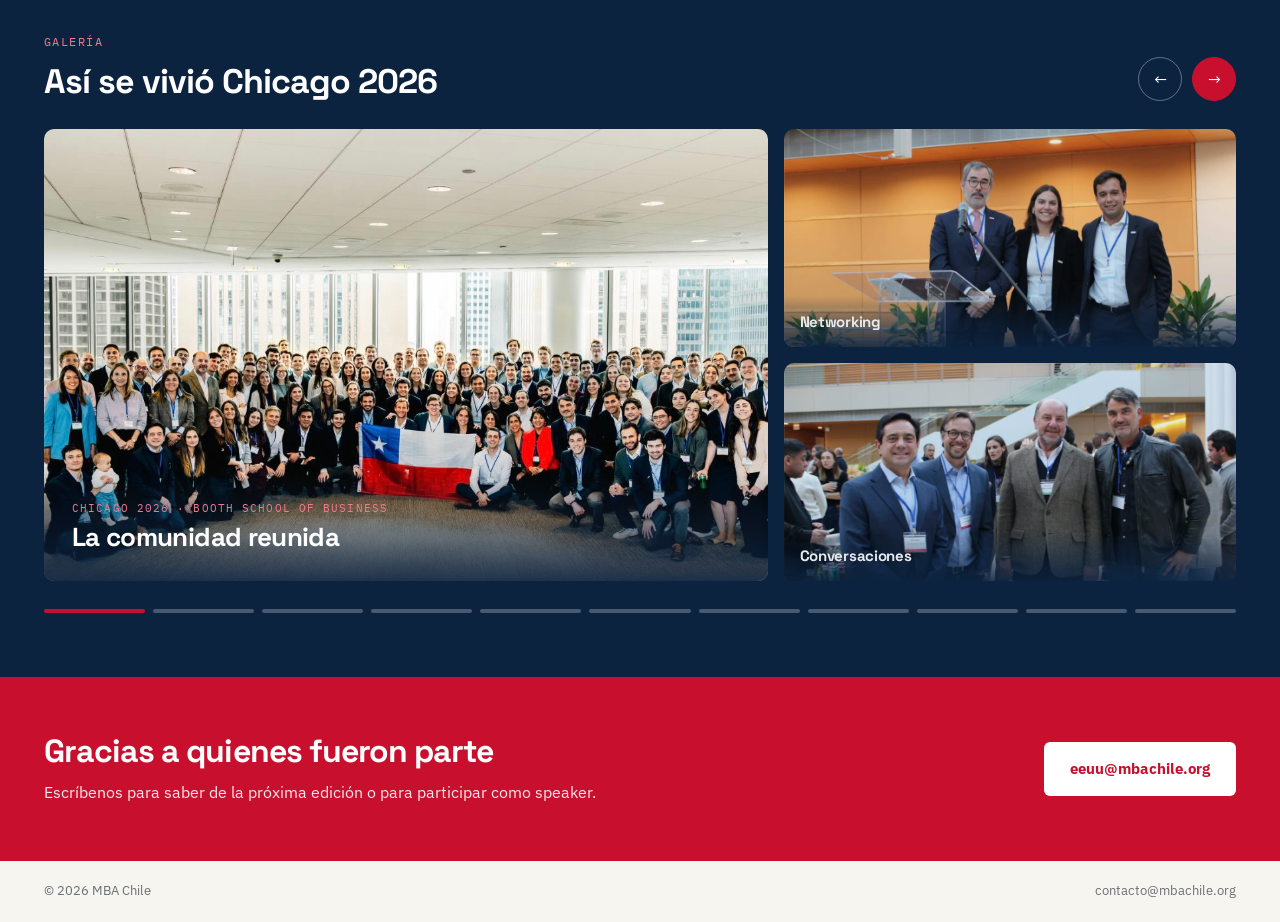
<file: conferencias/chicago-2026/index.html>
<!DOCTYPE html>
<html lang="es">
<head>
  <meta charset="UTF-8">
  <meta name="viewport" content="width=device-width, initial-scale=1.0">
  <title>Chicago 2026 — Conferencias MBA Chile</title>
  <meta name="description" content="La conferencia anual de MBA Chile en Estados Unidos con sede en Chicago durante 2026: dos días de paneles, speakers y encuentro entre los chilenos que estudian en las principales escuelas del mundo.">
  <link rel="preconnect" href="https://fonts.googleapis.com">
  <link rel="preconnect" href="https://fonts.gstatic.com" crossorigin>
  <link href="https://fonts.googleapis.com/css2?family=IBM+Plex+Sans:wght@300;400;500;600&family=IBM+Plex+Mono:wght@400;500&family=Space+Grotesk:wght@400;500;700&display=swap" rel="stylesheet">
  <link rel="stylesheet" href="../../css/style.css">
</head>
<body>

  <div class="home-wrap">

    <header class="home-header">
      <a href="/" class="home-logo">
        <img src="../../img/logo-blanco.png" alt="MBA Chile" class="home-logo-img">
      </a>
      <nav class="home-nav">
        <div class="home-nav-item">
          <a href="/#equipos">Equipos</a>
          <div class="home-nav-dropdown">
            <div class="home-nav-dropdown-inner">
              <a href="/directorio">Directorio</a>
            </div>
          </div>
        </div>
        <a href="/conferencias">Conferencias</a>
      </nav>
    </header>

    <main>
      <section class="chi-hero">
        <div class="chi-ring"></div>
        <div class="chi-hero-grid">
          <div class="chi-hero-main">
            <div class="dir-breadcrumb"><a href="/">Inicio</a> &nbsp;/&nbsp; <a href="/conferencias">Conferencias</a> &nbsp;/&nbsp; Chicago 2026</div>
            <div class="chi-badge-row">
              <span class="chi-badge">Conferencia</span>
              <span class="chi-flag">🇺🇸</span>
            </div>
            <h1>Chicago<br><span class="chi-year-accent">2026</span></h1>
            <p>La conferencia anual de MBA Chile en Estados Unidos con sede en Chicago durante 2026: dos días de paneles, speakers y encuentro entre los chilenos que estudian en las principales escuelas del mundo.</p>
          </div>
          <div class="chi-facts">
            <div class="chi-fact-row">
              <span class="chi-fact-label">Fecha</span>
              <span class="chi-fact-value">10–11 abril 2026</span>
            </div>
            <div class="chi-fact-row">
              <span class="chi-fact-label">Sede</span>
              <span class="chi-fact-value">Booth School of Business</span>
            </div>
            <div class="chi-fact-row">
              <span class="chi-fact-label">Ciudad</span>
              <span class="chi-fact-value">Chicago, US</span>
            </div>
            <div class="chi-fact-row chi-fact-contact">
              <span class="chi-fact-label">Contacto</span>
              <span class="chi-fact-value chi-fact-value-sm">eeuu@mbachile.org</span>
            </div>
          </div>
        </div>
      </section>

      <section class="home-section home-mission-pilares">
        <div class="home-row">
          <div class="home-label chi-label-red">La conferencia</div>
          <p class="chi-intro-text">Un fin de semana para conectar con los chilenos que están estudiando en Estados Unidos, escuchar a quienes están liderando desde afuera y volver con una red que sirva de vuelta en Chile.</p>
        </div>
        <div class="home-row">
          <div class="home-label">Qué incluye</div>
          <div class="home-pilares-grid chi-pilares-red">
            <div class="home-pilar">
              <h3>Paneles</h3>
              <p>Conversaciones sobre sector privado, público y social con actores relevantes del mercado.</p>
            </div>
            <div class="home-pilar">
              <h3>Networking</h3>
              <p>Estudiantes de más de 20 universidades, alumni, speakers y sus familias.</p>
            </div>
            <div class="home-pilar">
              <h3>Ciudad</h3>
              <p>Actividades sociales fuera del campus para conocer Chicago con la comunidad.</p>
            </div>
          </div>
        </div>
      </section>

      <section id="programa" class="home-section conf-stack-28">
        <div class="home-row home-row-baseline">
          <div class="home-label chi-label-red">Paneles</div>
          <h2 class="conf-h2">Temas de discusión</h2>
        </div>
        <div class="home-row">
          <div></div>
          <div class="chi-panel-grid">
            <article class="chi-panel-card">
              <div class="chi-panel-num">01</div>
              <div class="chi-panel-body">
                <h3>Industrias críticas: Motores del desarrollo</h3>
                <div class="chi-panel-rule"></div>
                <p>Presente y futuro de las industrias claves del éxito económico de Chile.</p>
              </div>
            </article>
            <article class="chi-panel-card">
              <div class="chi-panel-num">02</div>
              <div class="chi-panel-body">
                <h3>Emprendimiento &amp; Venture Capital: Nuevas oportunidades</h3>
                <div class="chi-panel-rule"></div>
                <p>Condiciones para emprender desde la óptica de inversores y founders.</p>
              </div>
            </article>
            <article class="chi-panel-card">
              <div class="chi-panel-num">03</div>
              <div class="chi-panel-body">
                <h3>Trayectoria con propósito: Liderazgo e impacto</h3>
                <div class="chi-panel-rule"></div>
                <p>Recorrido por decisiones y proyectos en el mundo público y privado.</p>
              </div>
            </article>
            <article class="chi-panel-card">
              <div class="chi-panel-num">04</div>
              <div class="chi-panel-body">
                <h3>Chile en un mundo inestable: Macroeconomía y política</h3>
                <div class="chi-panel-rule"></div>
                <p>Discusión del escenario global actual, Chile y sus potenciales caminos.</p>
              </div>
            </article>
            <article class="chi-panel-card">
              <div class="chi-panel-num">05</div>
              <div class="chi-panel-body">
                <h3>Activos alternativos: Expandiendo fronteras de inversión en LatAm</h3>
                <div class="chi-panel-rule"></div>
                <p>Presente y futuro desde las gestoras e inversionistas institucionales.</p>
              </div>
            </article>
            <article class="chi-panel-card">
              <div class="chi-panel-num">06</div>
              <div class="chi-panel-body">
                <h3>Networking</h3>
                <div class="chi-panel-rule"></div>
                <p>Espacio de conexión entre asistentes, panelistas y chilenos en EE.UU.</p>
              </div>
            </article>
          </div>
        </div>
      </section>

      <section class="chi-gallery">
        <div class="chi-gallery-head">
          <div class="chi-gallery-heading">
            <span class="chi-gallery-label">Galería</span>
            <h2 class="conf-h2 chi-gallery-title">Así se vivió Chicago 2026</h2>
          </div>
          <div class="chi-gallery-controls">
            <button type="button" id="chiPrevBtn" class="chi-circle-btn chi-circle-btn-prev" aria-label="Foto anterior">←</button>
            <button type="button" id="chiNextBtn" class="chi-circle-btn chi-circle-btn-next" aria-label="Foto siguiente">→</button>
          </div>
        </div>

        <div class="chi-gallery-body">
          <div class="chi-gallery-main" id="chiGalleryMain">
            <div class="chi-slide has-photo" style="background-image: url('../../img/conferencias/chicago-2026/foto-01.jpg')">
              <div class="chi-slide-overlay">
                <span class="chi-slide-meta">Chicago 2026 · Booth School of Business</span>
                <h3>La comunidad reunida</h3>
              </div>
            </div>
            <div class="chi-slide has-photo" hidden style="background-image: url('../../img/conferencias/chicago-2026/foto-02.webp')">
              <div class="chi-slide-overlay">
                <span class="chi-slide-meta">Chicago 2026 · Booth School of Business</span>
                <h3>Networking</h3>
              </div>
            </div>
            <div class="chi-slide has-photo" hidden style="background-image: url('../../img/conferencias/chicago-2026/foto-03.webp')">
              <div class="chi-slide-overlay">
                <span class="chi-slide-meta">Chicago 2026 · Booth School of Business</span>
                <h3>Conversaciones</h3>
              </div>
            </div>
            <div class="chi-slide has-photo" hidden style="background-image: url('../../img/conferencias/chicago-2026/foto-04.webp')">
              <div class="chi-slide-overlay">
                <span class="chi-slide-meta">Chicago 2026 · Booth School of Business</span>
                <h3>Speakers</h3>
              </div>
            </div>
            <div class="chi-slide has-photo" hidden style="background-image: url('../../img/conferencias/chicago-2026/foto-05.webp')">
              <div class="chi-slide-overlay">
                <span class="chi-slide-meta">Chicago 2026 · Booth School of Business</span>
                <h3>Paneles</h3>
              </div>
            </div>
            <div class="chi-slide has-photo" hidden style="background-image: url('../../img/conferencias/chicago-2026/foto-06.webp')">
              <div class="chi-slide-overlay">
                <span class="chi-slide-meta">Chicago 2026 · Booth School of Business</span>
                <h3>Sobre el escenario</h3>
              </div>
            </div>
            <div class="chi-slide has-photo" hidden style="background-image: url('../../img/conferencias/chicago-2026/foto-07.webp')">
              <div class="chi-slide-overlay">
                <span class="chi-slide-meta">Chicago 2026 · Booth School of Business</span>
                <h3>Audiencia</h3>
              </div>
            </div>
            <div class="chi-slide has-photo" hidden style="background-image: url('../../img/conferencias/chicago-2026/foto-08.webp')">
              <div class="chi-slide-overlay">
                <span class="chi-slide-meta">Chicago 2026 · Booth School of Business</span>
                <h3>Diálogo</h3>
              </div>
            </div>
            <div class="chi-slide has-photo" hidden style="background-image: url('../../img/conferencias/chicago-2026/foto-09.webp')">
              <div class="chi-slide-overlay">
                <span class="chi-slide-meta">Chicago 2026 · Booth School of Business</span>
                <h3>Encuentro</h3>
              </div>
            </div>
            <div class="chi-slide has-photo" hidden style="background-image: url('../../img/conferencias/chicago-2026/foto-10.webp')">
              <div class="chi-slide-overlay">
                <span class="chi-slide-meta">Chicago 2026 · Booth School of Business</span>
                <h3>Ceremonia</h3>
              </div>
            </div>
            <div class="chi-slide has-photo" hidden style="background-image: url('../../img/conferencias/chicago-2026/foto-11.webp')">
              <div class="chi-slide-overlay">
                <span class="chi-slide-meta">Chicago 2026 · Booth School of Business</span>
                <h3>Delegación chilena</h3>
              </div>
            </div>
          </div>

          <div class="chi-gallery-side">
            <button type="button" class="chi-thumb">
              <div class="chi-thumb-overlay"><span>Foto por definir</span></div>
            </button>
            <button type="button" class="chi-thumb">
              <div class="chi-thumb-overlay"><span>Foto por definir</span></div>
            </button>
          </div>
        </div>

        <div class="chi-gallery-dots" id="chiGalleryDots">
          <button type="button" class="chi-dot is-active" aria-label="Ver foto 1"></button>
          <button type="button" class="chi-dot" aria-label="Ver foto 2"></button>
          <button type="button" class="chi-dot" aria-label="Ver foto 3"></button>
          <button type="button" class="chi-dot" aria-label="Ver foto 4"></button>
          <button type="button" class="chi-dot" aria-label="Ver foto 5"></button>
          <button type="button" class="chi-dot" aria-label="Ver foto 6"></button>
          <button type="button" class="chi-dot" aria-label="Ver foto 7"></button>
          <button type="button" class="chi-dot" aria-label="Ver foto 8"></button>
          <button type="button" class="chi-dot" aria-label="Ver foto 9"></button>
          <button type="button" class="chi-dot" aria-label="Ver foto 10"></button>
          <button type="button" class="chi-dot" aria-label="Ver foto 11"></button>
        </div>
      </section>

      <section id="contacto" class="chi-cta">
        <div>
          <h2>Gracias a quienes fueron parte</h2>
          <p>Escríbenos para saber de la próxima edición o para participar como speaker.</p>
        </div>
        <a href="mailto:eeuu@mbachile.org" class="chi-cta-btn">eeuu@mbachile.org</a>
      </section>
    </main>

    <footer class="home-footer">
      <span>© <span id="year"></span> MBA Chile</span>
      <a href="mailto:contacto@mbachile.org">contacto@mbachile.org</a>
    </footer>

  </div>

  <script src="../../js/main.js"></script>
  <script src="../../js/chicago-2026.js"></script>
</body>
</html>
</file>
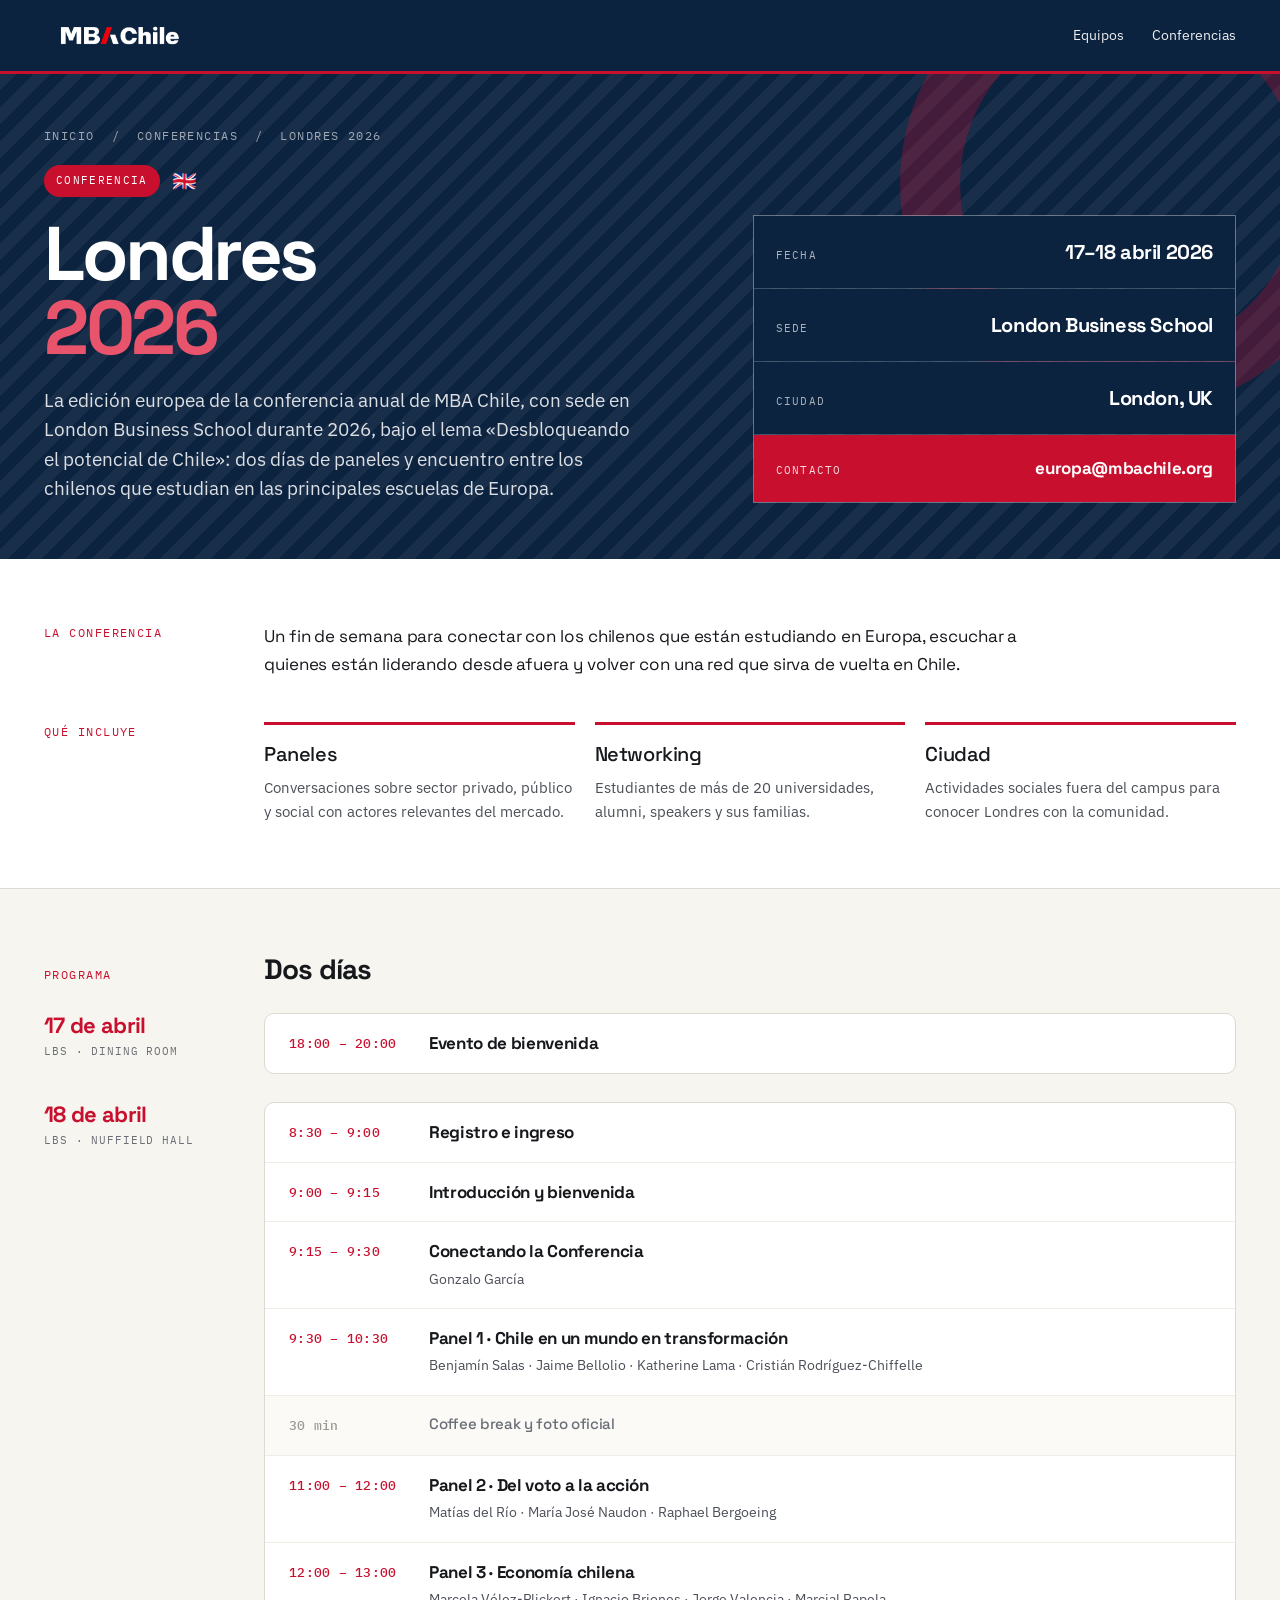
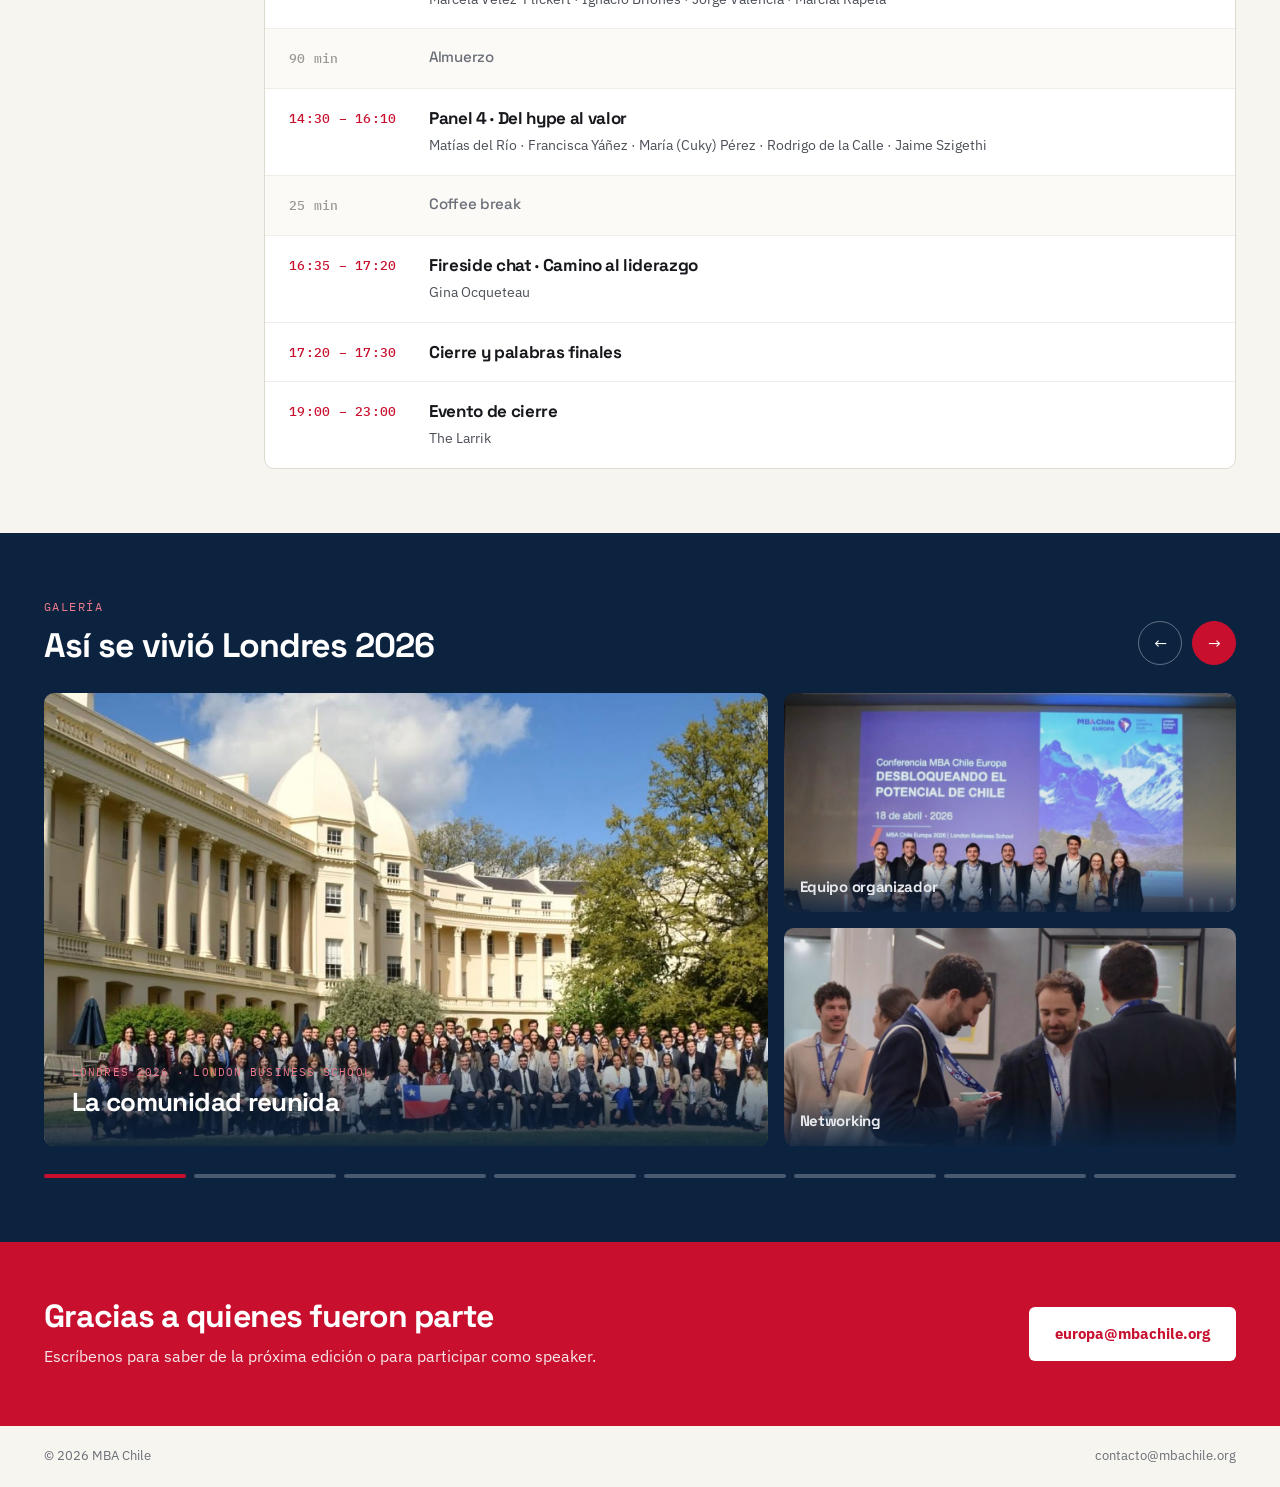
<file: conferencias/londres-2026/index.html>
<!DOCTYPE html>
<html lang="es">
<head>
  <meta charset="UTF-8">
  <meta name="viewport" content="width=device-width, initial-scale=1.0">
  <title>Londres 2026 — Conferencias MBA Chile</title>
  <meta name="description" content="La conferencia anual de MBA Chile en Europa con sede en London Business School durante 2026: dos días de paneles y encuentro bajo el lema Desbloqueando el potencial de Chile.">
  <link rel="preconnect" href="https://fonts.googleapis.com">
  <link rel="preconnect" href="https://fonts.gstatic.com" crossorigin>
  <link href="https://fonts.googleapis.com/css2?family=IBM+Plex+Sans:wght@300;400;500;600&family=IBM+Plex+Mono:wght@400;500&family=Space+Grotesk:wght@400;500;700&display=swap" rel="stylesheet">
  <link rel="stylesheet" href="../../css/style.css">
</head>
<body>

  <div class="home-wrap">

    <header class="home-header">
      <a href="/" class="home-logo">
        <img src="../../img/logo-blanco.png" alt="MBA Chile" class="home-logo-img">
      </a>
      <nav class="home-nav">
        <div class="home-nav-item">
          <a href="/#equipos">Equipos</a>
          <div class="home-nav-dropdown">
            <div class="home-nav-dropdown-inner">
              <a href="/directorio">Directorio</a>
            </div>
          </div>
        </div>
        <a href="/conferencias">Conferencias</a>
      </nav>
    </header>

    <main>
      <section class="chi-hero">
        <div class="chi-ring"></div>
        <div class="chi-hero-grid">
          <div class="chi-hero-main">
            <div class="dir-breadcrumb"><a href="/">Inicio</a> &nbsp;/&nbsp; <a href="/conferencias">Conferencias</a> &nbsp;/&nbsp; Londres 2026</div>
            <div class="chi-badge-row">
              <span class="chi-badge">Conferencia</span>
              <span class="chi-flag">🇬🇧</span>
            </div>
            <h1>Londres<br><span class="chi-year-accent">2026</span></h1>
            <p>La edición europea de la conferencia anual de MBA Chile, con sede en London Business School durante 2026, bajo el lema «Desbloqueando el potencial de Chile»: dos días de paneles y encuentro entre los chilenos que estudian en las principales escuelas de Europa.</p>
          </div>
          <div class="chi-facts">
            <div class="chi-fact-row">
              <span class="chi-fact-label">Fecha</span>
              <span class="chi-fact-value">17–18 abril 2026</span>
            </div>
            <div class="chi-fact-row">
              <span class="chi-fact-label">Sede</span>
              <span class="chi-fact-value">London Business School</span>
            </div>
            <div class="chi-fact-row">
              <span class="chi-fact-label">Ciudad</span>
              <span class="chi-fact-value">London, UK</span>
            </div>
            <div class="chi-fact-row chi-fact-contact">
              <span class="chi-fact-label">Contacto</span>
              <span class="chi-fact-value chi-fact-value-sm">europa@mbachile.org</span>
            </div>
          </div>
        </div>
      </section>

      <section class="home-section home-mission-pilares">
        <div class="home-row">
          <div class="home-label chi-label-red">La conferencia</div>
          <p class="chi-intro-text">Un fin de semana para conectar con los chilenos que están estudiando en Europa, escuchar a quienes están liderando desde afuera y volver con una red que sirva de vuelta en Chile.</p>
        </div>
        <div class="home-row">
          <div class="home-label">Qué incluye</div>
          <div class="home-pilares-grid chi-pilares-red">
            <div class="home-pilar">
              <h3>Paneles</h3>
              <p>Conversaciones sobre sector privado, público y social con actores relevantes del mercado.</p>
            </div>
            <div class="home-pilar">
              <h3>Networking</h3>
              <p>Estudiantes de más de 20 universidades, alumni, speakers y sus familias.</p>
            </div>
            <div class="home-pilar">
              <h3>Ciudad</h3>
              <p>Actividades sociales fuera del campus para conocer Londres con la comunidad.</p>
            </div>
          </div>
        </div>
      </section>

      <section id="programa" class="home-section conf-stack-28">
        <div class="home-row home-row-baseline">
          <div class="home-label chi-label-red">Programa</div>
          <h2 class="conf-h2">Dos días</h2>
        </div>

        <div class="home-row">
          <div class="lon-day-label">
            <div class="lon-day-date">17 de abril</div>
            <div class="lon-day-place">LBS · Dining Room</div>
          </div>
          <div class="lon-day-table">
            <div class="lon-block">
              <div class="lon-block-time">18:00 – 20:00</div>
              <div class="lon-block-body">
                <h3>Evento de bienvenida</h3>
              </div>
            </div>
          </div>
        </div>

        <div class="home-row">
          <div class="lon-day-label">
            <div class="lon-day-date">18 de abril</div>
            <div class="lon-day-place">LBS · Nuffield Hall</div>
          </div>
          <div class="lon-day-table">
            <div class="lon-block">
              <div class="lon-block-time">8:30 – 9:00</div>
              <div class="lon-block-body"><h3>Registro e ingreso</h3></div>
            </div>
            <div class="lon-block">
              <div class="lon-block-time">9:00 – 9:15</div>
              <div class="lon-block-body"><h3>Introducción y bienvenida</h3></div>
            </div>
            <div class="lon-block">
              <div class="lon-block-time">9:15 – 9:30</div>
              <div class="lon-block-body">
                <h3>Conectando la Conferencia</h3>
                <p>Gonzalo García</p>
              </div>
            </div>
            <div class="lon-block">
              <div class="lon-block-time">9:30 – 10:30</div>
              <div class="lon-block-body">
                <h3>Panel 1 · Chile en un mundo en transformación</h3>
                <p>Benjamín Salas · Jaime Bellolio · Katherine Lama · Cristián Rodríguez-Chiffelle</p>
              </div>
            </div>
            <div class="lon-block lon-block-pause">
              <div class="lon-block-time">30 min</div>
              <div class="lon-block-body"><h3>Coffee break y foto oficial</h3></div>
            </div>
            <div class="lon-block">
              <div class="lon-block-time">11:00 – 12:00</div>
              <div class="lon-block-body">
                <h3>Panel 2 · Del voto a la acción</h3>
                <p>Matías del Río · María José Naudon · Raphael Bergoeing</p>
              </div>
            </div>
            <div class="lon-block">
              <div class="lon-block-time">12:00 – 13:00</div>
              <div class="lon-block-body">
                <h3>Panel 3 · Economía chilena</h3>
                <p>Marcela Vélez-Plickert · Ignacio Briones · Jorge Valencia · Marcial Rapela</p>
              </div>
            </div>
            <div class="lon-block lon-block-pause">
              <div class="lon-block-time">90 min</div>
              <div class="lon-block-body"><h3>Almuerzo</h3></div>
            </div>
            <div class="lon-block">
              <div class="lon-block-time">14:30 – 16:10</div>
              <div class="lon-block-body">
                <h3>Panel 4 · Del hype al valor</h3>
                <p>Matías del Río · Francisca Yáñez · María (Cuky) Pérez · Rodrigo de la Calle · Jaime Szigethi</p>
              </div>
            </div>
            <div class="lon-block lon-block-pause">
              <div class="lon-block-time">25 min</div>
              <div class="lon-block-body"><h3>Coffee break</h3></div>
            </div>
            <div class="lon-block">
              <div class="lon-block-time">16:35 – 17:20</div>
              <div class="lon-block-body">
                <h3>Fireside chat · Camino al liderazgo</h3>
                <p>Gina Ocqueteau</p>
              </div>
            </div>
            <div class="lon-block">
              <div class="lon-block-time">17:20 – 17:30</div>
              <div class="lon-block-body"><h3>Cierre y palabras finales</h3></div>
            </div>
            <div class="lon-block">
              <div class="lon-block-time">19:00 – 23:00</div>
              <div class="lon-block-body">
                <h3>Evento de cierre</h3>
                <p>The Larrik</p>
              </div>
            </div>
          </div>
        </div>
      </section>

      <section class="chi-gallery">
        <div class="chi-gallery-head">
          <div class="chi-gallery-heading">
            <span class="chi-gallery-label">Galería</span>
            <h2 class="conf-h2 chi-gallery-title">Así se vivió Londres 2026</h2>
          </div>
          <div class="chi-gallery-controls">
            <button type="button" id="chiPrevBtn" class="chi-circle-btn chi-circle-btn-prev" aria-label="Foto anterior">←</button>
            <button type="button" id="chiNextBtn" class="chi-circle-btn chi-circle-btn-next" aria-label="Foto siguiente">→</button>
          </div>
        </div>

        <div class="chi-gallery-body">
          <div class="chi-gallery-main" id="chiGalleryMain">
            <div class="chi-slide has-photo" style="background-image: url('../../img/conferencias/londres-2026/foto-01.jpg')">
              <div class="chi-slide-overlay">
                <span class="chi-slide-meta">Londres 2026 · London Business School</span>
                <h3>La comunidad reunida</h3>
              </div>
            </div>
            <div class="chi-slide has-photo" hidden style="background-image: url('../../img/conferencias/londres-2026/foto-02.jpg')">
              <div class="chi-slide-overlay">
                <span class="chi-slide-meta">Londres 2026 · London Business School</span>
                <h3>Equipo organizador</h3>
              </div>
            </div>
            <div class="chi-slide has-photo" hidden style="background-image: url('../../img/conferencias/londres-2026/foto-03.jpg')">
              <div class="chi-slide-overlay">
                <span class="chi-slide-meta">Londres 2026 · London Business School</span>
                <h3>Networking</h3>
              </div>
            </div>
            <div class="chi-slide has-photo" hidden style="background-image: url('../../img/conferencias/londres-2026/foto-04.jpg')">
              <div class="chi-slide-overlay">
                <span class="chi-slide-meta">Londres 2026 · London Business School</span>
                <h3>Keynote</h3>
              </div>
            </div>
            <div class="chi-slide has-photo" hidden style="background-image: url('../../img/conferencias/londres-2026/foto-05.jpg')">
              <div class="chi-slide-overlay">
                <span class="chi-slide-meta">Londres 2026 · London Business School</span>
                <h3>Chile en un mundo en transformación</h3>
              </div>
            </div>
            <div class="chi-slide has-photo" hidden style="background-image: url('../../img/conferencias/londres-2026/foto-06.jpg')">
              <div class="chi-slide-overlay">
                <span class="chi-slide-meta">Londres 2026 · London Business School</span>
                <h3>Economía chilena</h3>
              </div>
            </div>
            <div class="chi-slide has-photo" hidden style="background-image: url('../../img/conferencias/londres-2026/foto-07.jpg')">
              <div class="chi-slide-overlay">
                <span class="chi-slide-meta">Londres 2026 · London Business School</span>
                <h3>Del hype al valor</h3>
              </div>
            </div>
            <div class="chi-slide has-photo" hidden style="background-image: url('../../img/conferencias/londres-2026/foto-08.jpg')">
              <div class="chi-slide-overlay">
                <span class="chi-slide-meta">Londres 2026 · London Business School</span>
                <h3>Cierre de la conferencia</h3>
              </div>
            </div>
          </div>

          <div class="chi-gallery-side">
            <button type="button" class="chi-thumb">
              <div class="chi-thumb-overlay"><span>Foto por definir</span></div>
            </button>
            <button type="button" class="chi-thumb">
              <div class="chi-thumb-overlay"><span>Foto por definir</span></div>
            </button>
          </div>
        </div>

        <div class="chi-gallery-dots" id="chiGalleryDots">
          <button type="button" class="chi-dot is-active" aria-label="Ver foto 1"></button>
          <button type="button" class="chi-dot" aria-label="Ver foto 2"></button>
          <button type="button" class="chi-dot" aria-label="Ver foto 3"></button>
          <button type="button" class="chi-dot" aria-label="Ver foto 4"></button>
          <button type="button" class="chi-dot" aria-label="Ver foto 5"></button>
          <button type="button" class="chi-dot" aria-label="Ver foto 6"></button>
          <button type="button" class="chi-dot" aria-label="Ver foto 7"></button>
          <button type="button" class="chi-dot" aria-label="Ver foto 8"></button>
        </div>
      </section>

      <section id="contacto" class="chi-cta">
        <div>
          <h2>Gracias a quienes fueron parte</h2>
          <p>Escríbenos para saber de la próxima edición o para participar como speaker.</p>
        </div>
        <a href="mailto:europa@mbachile.org" class="chi-cta-btn">europa@mbachile.org</a>
      </section>
    </main>

    <footer class="home-footer">
      <span>© <span id="year"></span> MBA Chile</span>
      <a href="mailto:contacto@mbachile.org">contacto@mbachile.org</a>
    </footer>

  </div>

  <script src="../../js/main.js"></script>
  <script src="../../js/chicago-2026.js"></script>
</body>
</html>
</file>
<file: css/style.css>
/* ============ Variables / tema ============ */
:root {
  --color-bg-dark: #1a1d33;
  --color-bg-dark-alt: #21254a;
  --color-bg-light: #ffffff;
  --color-text-light: #ffffff;
  --color-text-muted: #abadbd;
  --color-text-dark: #1a1d33;
  --color-accent: #e0293a;
  --font-main: 'Jost', -apple-system, 'Segoe UI', Roboto, Arial, sans-serif;
}

/* ============ Reset básico ============ */
* { box-sizing: border-box; margin: 0; padding: 0; }

html { scroll-behavior: smooth; }

body {
  font-family: var(--font-main);
  color: var(--color-text-dark);
  background: var(--color-bg-light);
  line-height: 1.6;
}

img { max-width: 100%; display: block; }

a { text-decoration: none; color: inherit; }

ul { list-style: none; }

h1, h2, h3 {
  font-weight: 600;
  line-height: 1.15;
}

/* ============================================================
   HOME — rediseño (mbachile.org)
   Namespaced under .home-wrap to avoid touching shared/legacy
   classes (.hero, .logo, .container, /directorio, etc.)
   ============================================================ */
.home-wrap {
  --mba-azul: #0C2340;
  --mba-tinta: #16181C;
  --mba-tinta-media: #4B4F57;
  --mba-tinta-suave: #6A6E76;
  --mba-hueso: #F7F5F0;
  --mba-borde: #DEDAD2;
  --mba-rojo: #C8102E;
  --mba-rojo-borde: rgba(200,16,46,.35);
  --mba-rojo-bg: rgba(200,16,46,.07);
  --mba-rosa: #F07A8C;
  --content-pad: max(44px, calc((100% - 1440px) / 2 + 44px));

  overflow: hidden;
  background: var(--mba-hueso);
  color: var(--mba-tinta);
  font-family: 'IBM Plex Sans', system-ui, sans-serif;
}

.home-wrap a { color: inherit; text-decoration: none; }
.home-wrap a:hover { opacity: .78; }
.home-wrap h1, .home-wrap h2, .home-wrap h3 { font-weight: 700; line-height: 1.15; }

/* ---- Header ---- */
.home-header {
  display: flex;
  align-items: center;
  justify-content: space-between;
  padding: 10px var(--content-pad);
  background: var(--mba-azul);
  border-bottom: 3px solid var(--mba-rojo);
}

.home-logo { display: flex; align-items: center; }
.home-logo-img { height: 51px; width: auto; display: block; }

.home-nav { display: flex; gap: 28px; font-size: 14px; color: rgba(255,255,255,.92); }

.home-nav-item { position: relative; }

.home-nav-dropdown {
  position: absolute;
  top: 100%;
  right: 0;
  padding-top: 12px;
  opacity: 0;
  visibility: hidden;
  transform: translateY(-4px);
  transition: opacity .15s ease, transform .15s ease, visibility .15s;
  z-index: 20;
}

.home-nav-item:hover .home-nav-dropdown,
.home-nav-item:focus-within .home-nav-dropdown {
  opacity: 1;
  visibility: visible;
  transform: translateY(0);
}

.home-nav-dropdown-inner {
  background: #fff;
  border: 1px solid var(--mba-borde);
  border-radius: 8px;
  padding: 6px;
  min-width: 150px;
  box-shadow: 0 12px 24px rgba(12,35,64,.18);
}

.home-nav-dropdown a {
  display: block;
  padding: 8px 12px;
  border-radius: 6px;
  font-size: 14px;
  color: var(--mba-tinta);
}
.home-nav-dropdown a:hover { background: var(--mba-hueso); opacity: 1; }

/* ---- Hero ---- */
.home-hero {
  position: relative;
  min-height: 406px;
  display: flex;
  align-items: center;
  background-color: var(--mba-azul);
  background-image: url('../img/foto-comunidad.png');
  background-size: cover;
  background-position: center 35%;
}

.home-hero-veil { position: absolute; inset: 0; }
.home-hero-veil-1 {
  background: linear-gradient(90deg, rgba(10,30,58,.93) 0%, rgba(10,30,58,.86) 48%, rgba(10,30,58,.62) 100%);
  mix-blend-mode: multiply;
}
.home-hero-veil-2 {
  background: linear-gradient(90deg, rgba(12,35,64,.55) 0%, rgba(12,35,64,.18) 60%, rgba(12,35,64,.35) 100%);
}

.home-hero-content {
  position: relative;
  padding: 56px var(--content-pad);
  display: flex;
  flex-direction: column;
  gap: 18px;
  align-items: flex-start;
  color: #fff;
}

.home-hero-content h1 {
  margin: 0;
  font-family: 'Space Grotesk', sans-serif;
  font-weight: 700;
  font-size: 42px;
  line-height: 1.1;
  letter-spacing: -.03em;
  max-width: 27ch;
  text-wrap: balance;
}

.home-hero-content p {
  margin: 0;
  font-size: 19px;
  line-height: 1.55;
  color: #fff;
  max-width: 56ch;
}

/* ---- Sección genérica (misión/pilares, equipos, mapa) ---- */
.home-section { padding: 64px var(--content-pad); }

/* ---- Misión + Pilares ---- */
.home-mission-pilares {
  background: #fff;
  border-bottom: 1px solid var(--mba-borde);
  display: flex;
  flex-direction: column;
  gap: 44px;
}

.home-row {
  display: grid;
  grid-template-columns: 180px 1fr;
  gap: 40px;
  align-items: start;
}

.home-label {
  font-family: 'IBM Plex Mono', monospace;
  font-size: 12px;
  letter-spacing: .12em;
  text-transform: uppercase;
  color: var(--mba-rojo);
}

.home-mission-text {
  margin: 0;
  font-family: 'Space Grotesk', sans-serif;
  font-weight: 400;
  font-size: 18px;
  line-height: 1.5;
  letter-spacing: -.01em;
  max-width: none;
  text-wrap: pretty;
}

.home-pilares-grid {
  display: grid;
  grid-template-columns: repeat(3, minmax(0,1fr));
  gap: 20px;
}

.home-pilar {
  border-top: 3px solid var(--mba-rojo);
  padding-top: 18px;
  display: flex;
  flex-direction: column;
  gap: 10px;
}

.home-pilar h3 {
  margin: 0;
  font-family: 'Space Grotesk', sans-serif;
  font-weight: 500;
  font-size: 20px;
  letter-spacing: -.02em;
}

.home-pilar p {
  margin: 0;
  font-size: 15px;
  line-height: 1.6;
  color: var(--mba-tinta-media);
}

/* ---- Equipos ---- */
.home-equipos { display: flex; flex-direction: column; gap: 24px; }

.home-equipos-header {
  display: flex;
  align-items: baseline;
  justify-content: space-between;
}

.home-equipos-header h2 {
  margin: 0;
  font-family: 'Space Grotesk', sans-serif;
  font-size: 34px;
  letter-spacing: -.03em;
}

.home-equipos-header span {
  font-size: 14px;
  color: var(--mba-tinta-suave);
}

.home-equipos-grid {
  display: grid;
  grid-template-columns: repeat(2, minmax(0,1fr));
  gap: 14px;
}

.home-team-card {
  background: #fff;
  border: 1px solid var(--mba-borde);
  border-radius: 10px;
  padding: 24px;
  display: flex;
  flex-direction: column;
  gap: 8px;
}

.home-team-card-top {
  display: flex;
  align-items: center;
  justify-content: space-between;
}

.home-team-card h3 {
  margin: 0;
  font-family: 'Space Grotesk', sans-serif;
  font-size: 19px;
  letter-spacing: -.02em;
}

.home-team-card p {
  margin: 0;
  font-size: 14px;
  line-height: 1.6;
  color: var(--mba-tinta-media);
}

.home-badge {
  font-family: 'IBM Plex Mono', monospace;
  font-size: 10px;
  letter-spacing: .1em;
  color: var(--mba-rojo);
  border: 1px solid var(--mba-rojo-borde);
  background: var(--mba-rojo-bg);
  padding: 3px 8px;
  border-radius: 100px;
}

.home-directorio-card {
  grid-column: span 2;
  background: var(--mba-azul);
  color: #fff;
  border-radius: 10px;
  padding: 24px;
  display: flex;
  align-items: center;
  justify-content: space-between;
  gap: 20px;
}

.home-directorio-card h3 {
  margin: 0;
  font-family: 'Space Grotesk', sans-serif;
  font-size: 19px;
  letter-spacing: -.02em;
  color: #fff;
}

.home-directorio-card p {
  margin: 6px 0 0;
  font-size: 14px;
  color: rgba(255,255,255,.72);
}

.home-directorio-card > span {
  font-size: 14px;
  font-weight: 700;
  color: #fff;
  background: var(--mba-rojo);
  padding: 11px 20px;
  border-radius: 6px;
  flex-shrink: 0;
  white-space: nowrap;
}

/* ---- Mapa ---- */
.home-map {
  background: #fff;
  border-top: 1px solid var(--mba-borde);
  display: flex;
  flex-direction: column;
  gap: 24px;
}
.home-map[hidden] { display: none; }

.home-map-header {
  display: flex;
  align-items: baseline;
  justify-content: space-between;
  gap: 24px;
}

.home-map-header h2 {
  margin: 0;
  font-family: 'Space Grotesk', sans-serif;
  font-size: 34px;
  letter-spacing: -.03em;
}

.home-map-header a {
  font-size: 14px;
  font-weight: 600;
  color: var(--mba-rojo);
}

.home-map-placeholder {
  height: 300px;
  border-radius: 10px;
  border: 1px solid var(--mba-borde);
  background-image:
    repeating-linear-gradient(90deg, rgba(12,35,64,.08) 0 1px, transparent 1px 24px),
    repeating-linear-gradient(0deg, rgba(12,35,64,.08) 0 1px, transparent 1px 24px);
  display: flex;
  align-items: flex-end;
  padding: 20px;
}

.home-map-placeholder span {
  font-family: 'IBM Plex Mono', monospace;
  font-size: 11px;
  letter-spacing: .08em;
  color: var(--mba-tinta-suave);
}

/* ---- Suscripción ---- */
.home-subscribe {
  background: var(--mba-azul);
  color: #fff;
  padding: 56px var(--content-pad);
  display: grid;
  grid-template-columns: 1fr 1fr;
  gap: 40px;
  align-items: center;
}

.home-subscribe h2 {
  margin: 0 0 10px;
  font-family: 'Space Grotesk', sans-serif;
  font-size: 22px;
  letter-spacing: -.02em;
}

.home-subscribe p {
  margin: 0;
  font-size: 14px;
  color: rgba(255,255,255,.85);
}

.home-subscribe-form {
  display: flex;
  gap: 10px;
}

.home-subscribe-form input {
  flex: 1;
  background: rgba(255,255,255,.12);
  border: 1px solid rgba(255,255,255,.32);
  border-radius: 6px;
  padding: 12px 14px;
  font-size: 13px;
  color: #fff;
  font-family: 'IBM Plex Sans', sans-serif;
}
.home-subscribe-form input::placeholder { color: rgba(255,255,255,.78); }
.home-subscribe-form input:focus { outline: none; border-color: #fff; }

.home-subscribe-form button {
  background: var(--mba-rojo);
  color: #fff;
  font-weight: 700;
  font-size: 13px;
  padding: 12px 20px;
  border-radius: 6px;
  border: none;
  cursor: pointer;
  font-family: 'IBM Plex Sans', sans-serif;
  flex-shrink: 0;
}

/* ---- Footer ---- */
.home-footer {
  padding: 20px var(--content-pad);
  display: flex;
  justify-content: space-between;
  font-size: 13px;
  color: var(--mba-tinta-suave);
}

/* ---- Responsive ---- */
@media (max-width: 900px) {
  .home-row { grid-template-columns: 1fr; gap: 12px; }
  .home-pilares-grid { grid-template-columns: 1fr; }
  .home-equipos-grid { grid-template-columns: 1fr; }
  .home-directorio-card { grid-column: span 1; }
  .home-subscribe { grid-template-columns: 1fr; }
}

@media (max-width: 700px) {
  .home-header,
  .home-hero-content,
  .home-section,
  .home-subscribe,
  .home-footer {
    padding-left: 20px;
    padding-right: 20px;
  }

  .home-hero { min-height: 322px; }
  .home-hero-veil-1 {
    background: linear-gradient(180deg, rgba(10,30,58,.93) 0%, rgba(10,30,58,.86) 48%, rgba(10,30,58,.62) 100%);
  }
  .home-hero-veil-2 {
    background: linear-gradient(180deg, rgba(12,35,64,.55) 0%, rgba(12,35,64,.18) 60%, rgba(12,35,64,.35) 100%);
  }
  .home-hero-content h1 { font-size: clamp(24px, 7vw, 42px); max-width: 22ch; }

  .home-equipos-header h2,
  .home-map-header h2 { font-size: 26px; }

  .home-directorio-card { flex-direction: column; align-items: flex-start; }

  .home-subscribe-form { flex-direction: column; }
}

/* ============================================================
   DIRECTORIO — rediseño (mbachile.org/directorio)
   ============================================================ */
.dir-hero {
  background: var(--mba-azul, #0C2340);
  color: #fff;
  padding: 40px var(--content-pad, 44px) 44px;
  display: grid;
  grid-template-columns: 1.1fr .9fr;
  gap: 56px;
  align-items: end;
}

.dir-hero-main {
  display: flex;
  flex-direction: column;
  gap: 18px;
}

.dir-breadcrumb {
  font-family: 'IBM Plex Mono', monospace;
  font-size: 12px;
  letter-spacing: .12em;
  text-transform: uppercase;
  color: rgba(255,255,255,.6);
}
.dir-breadcrumb-active { color: var(--mba-rosa); }

.dir-hero-main h1 {
  margin: 0;
  font-family: 'Space Grotesk', sans-serif;
  font-weight: 700;
  font-size: 56px;
  line-height: 1.04;
  letter-spacing: -.035em;
}

.dir-hero-main p {
  margin: 0;
  font-size: 18px;
  line-height: 1.55;
  color: rgba(255,255,255,.85);
  max-width: 52ch;
}

.dir-counters {
  display: grid;
  grid-template-columns: repeat(3, 1fr);
  gap: 1px;
  background: rgba(255,255,255,.2);
  border: 1px solid rgba(255,255,255,.2);
}

.dir-counter {
  background: var(--mba-azul, #0C2340);
  padding: 20px 18px;
}

.dir-counter-num {
  font-family: 'Space Grotesk', sans-serif;
  font-size: 32px;
  font-weight: 700;
  letter-spacing: -.03em;
  color: var(--mba-rosa);
}

.dir-counter-label {
  font-family: 'IBM Plex Mono', monospace;
  font-size: 11px;
  letter-spacing: .1em;
  text-transform: uppercase;
  color: rgba(255,255,255,.65);
}

.dir-section {
  background: #fff;
  border-bottom: 1px solid var(--mba-borde, #DEDAD2);
  padding: 64px var(--content-pad, 44px);
}

.dir-grid {
  display: grid;
  grid-template-columns: repeat(5, minmax(0,1fr));
  gap: 12px;
}

.member-card {
  border: 1px solid var(--mba-borde, #DEDAD2);
  border-radius: 10px;
  overflow: hidden;
  display: flex;
  flex-direction: column;
}

.member-photo {
  aspect-ratio: 4 / 3;
  background-color: #ECE8E0;
  background-position: center;
  background-size: cover;
}

.member-body {
  padding: 14px;
  display: flex;
  flex-direction: column;
  gap: 7px;
  flex: 1;
}

.member-top {
  display: flex;
  align-items: flex-start;
  justify-content: space-between;
  gap: 8px;
}

.member-top h3 {
  margin: 0;
  font-family: 'Space Grotesk', sans-serif;
  font-size: 15px;
  letter-spacing: -.02em;
}

.member-linkedin {
  display: inline-flex;
  align-items: center;
  justify-content: center;
  flex-shrink: 0;
  border: 1px solid var(--mba-rojo-borde);
  border-radius: 100px;
  padding: 5px;
}
.member-linkedin img { width: 10px; height: 10px; }

.member-role {
  font-size: 11px;
  font-weight: 600;
  color: var(--mba-rojo);
  letter-spacing: .01em;
}

.member-chips {
  margin-top: auto;
  display: flex;
  flex-wrap: wrap;
  gap: 5px;
  padding-top: 4px;
}

.chip {
  font-family: 'IBM Plex Mono', monospace;
  font-size: 9.5px;
  letter-spacing: .04em;
  background: #F2EFE9;
  color: var(--mba-tinta-media, #4B4F57);
  padding: 4px 7px;
  border-radius: 4px;
}

.dir-cta {
  background: var(--mba-azul, #0C2340);
  color: #fff;
  padding: 28px var(--content-pad, 44px);
  display: grid;
  grid-template-columns: 1fr auto;
  gap: 40px;
  align-items: center;
}

.dir-cta h2 {
  margin: 0 0 6px;
  font-family: 'Space Grotesk', sans-serif;
  font-size: 20px;
  letter-spacing: -.02em;
}

.dir-cta p {
  margin: 0;
  font-size: 13px;
  color: rgba(255,255,255,.85);
}

.dir-cta a.dir-cta-btn {
  background: var(--mba-rojo);
  color: #fff;
  font-weight: 700;
  font-size: 13px;
  padding: 11px 18px;
  border-radius: 6px;
  white-space: nowrap;
}

/* ---- Responsive ---- */
@media (max-width: 1100px) {
  .dir-grid { grid-template-columns: repeat(3, 1fr); }
}

@media (max-width: 900px) {
  .dir-hero { grid-template-columns: 1fr; align-items: start; }
  .dir-cta { grid-template-columns: 1fr; }
  .dir-grid { grid-template-columns: repeat(2, 1fr); }
}

@media (max-width: 700px) {
  .dir-hero,
  .dir-section,
  .dir-cta {
    padding-left: 20px;
    padding-right: 20px;
  }
  .dir-hero-main h1 { font-size: clamp(34px, 9vw, 56px); }
}

@media (max-width: 500px) {
  .dir-grid { grid-template-columns: 1fr; }
}

/* ============================================================
   CONFERENCIAS — rediseño (mbachile.org/conferencias)
   ============================================================ */
.conf-hero .dir-hero-main h1 { font-size: 52px; }
.conf-hero .dir-hero-main p { max-width: 56ch; }

.home-row-baseline { align-items: baseline; }

.conf-stack-28 { display: flex; flex-direction: column; gap: 28px; }
.conf-stack-32 { display: flex; flex-direction: column; gap: 32px; }

.conf-h2 {
  margin: 0;
  font-family: 'Space Grotesk', sans-serif;
  font-weight: 700;
  font-size: 28px;
  letter-spacing: -.03em;
}

/* ---- Últimas conferencias ---- */
.conf-latest-grid {
  display: grid;
  grid-template-columns: repeat(2, minmax(0,1fr));
  gap: 16px;
}

.conf-latest-card {
  border: 1px solid var(--mba-borde, #DEDAD2);
  border-radius: 10px;
  overflow: hidden;
  display: flex;
  flex-direction: column;
  background: #fff;
}

.conf-latest-photo {
  aspect-ratio: 16 / 9;
  background-color: #ECE8E0;
  background-image: repeating-linear-gradient(135deg, rgba(12,35,64,.10) 0 10px, transparent 10px 20px);
  background-position: center;
  background-size: cover;
  display: flex;
  align-items: flex-end;
  padding: 16px;
}
.conf-latest-photo.has-photo { box-shadow: inset 0 0 0 999px rgba(12,35,64,.18); }
.conf-latest-photo span {
  font-family: 'IBM Plex Mono', monospace;
  font-size: 11px;
  letter-spacing: .08em;
  color: var(--mba-tinta-suave, #6A6E76);
}

.conf-latest-body {
  padding: 26px 24px;
  display: flex;
  flex-direction: column;
  gap: 12px;
}

.conf-region-badge {
  align-self: flex-start;
  font-family: 'IBM Plex Mono', monospace;
  font-size: 10px;
  letter-spacing: .1em;
  background: var(--mba-azul, #0C2340);
  color: #fff;
  padding: 5px 9px;
  border-radius: 100px;
}

.conf-latest-body h3 {
  margin: 0;
  font-family: 'Space Grotesk', sans-serif;
  font-weight: 700;
  font-size: 30px;
  letter-spacing: -.03em;
  line-height: 1.08;
}

.conf-latest-body p {
  margin: 0;
  font-size: 15px;
  line-height: 1.6;
  color: var(--mba-tinta-media, #4B4F57);
}

.conf-latest-card .conf-cta-link {
  font-size: 14px;
  font-weight: 600;
  color: var(--mba-azul, #0C2340);
  padding-top: 4px;
}

/* ---- Temas ---- */
.conf-temas {
  background: var(--mba-azul, #0C2340);
  color: #fff;
  padding: 64px var(--content-pad, 44px);
  display: flex;
  flex-direction: column;
  gap: 32px;
}

.conf-temas-head {
  display: flex;
  flex-direction: column;
  gap: 12px;
}

.conf-label-light { color: rgba(255,255,255,.6); }

.conf-temas-title { font-size: 34px; max-width: 34ch; }

.conf-temas-grid {
  display: grid;
  grid-template-columns: repeat(3, minmax(0,1fr));
  gap: 1px;
  background: rgba(255,255,255,.2);
  border: 1px solid rgba(255,255,255,.2);
}

.conf-tema {
  background: var(--mba-azul, #0C2340);
  padding: 30px 26px;
  display: flex;
  flex-direction: column;
  gap: 14px;
}

.conf-tema h3 {
  margin: 0;
  font-family: 'Space Grotesk', sans-serif;
  font-weight: 700;
  font-size: 22px;
  letter-spacing: -.02em;
}

.conf-tema p {
  margin: 0;
  font-size: 15px;
  line-height: 1.6;
  color: rgba(255,255,255,.8);
}

/* ---- Historial ---- */
.conf-historial { display: flex; flex-direction: column; gap: 24px; }

.conf-historial-head {
  display: flex;
  flex-direction: column;
  gap: 16px;
  margin-bottom: 4px;
}

@media (min-width: 701px) {
  .conf-historial-head {
    flex-direction: row;
    align-items: flex-end;
    justify-content: space-between;
    flex-wrap: wrap;
    gap: 24px;
  }
  .conf-historial-title-row { flex: 1; min-width: 280px; }
}

.conf-filters { display: flex; gap: 8px; flex-wrap: wrap; }

.conf-filter-btn {
  font-family: 'IBM Plex Sans', sans-serif;
  font-size: 13px;
  font-weight: 500;
  border-radius: 6px;
  padding: 9px 16px;
  cursor: pointer;
  border: 1px solid var(--mba-borde, #DEDAD2);
  background: #fff;
  color: var(--mba-tinta-media, #4B4F57);
}
.conf-filter-btn.is-active {
  background: var(--mba-azul, #0C2340);
  color: #fff;
  border-color: var(--mba-azul, #0C2340);
}
.conf-filter-btn:hover { opacity: .78; }

.conf-editions-grid {
  display: grid;
  grid-template-columns: repeat(4, minmax(0,1fr));
  gap: 14px;
}

.conf-edition-card {
  border: 1px solid var(--mba-borde, #DEDAD2);
  border-radius: 10px;
  overflow: hidden;
  display: flex;
  flex-direction: column;
  background: #fff;
}
.conf-edition-card[hidden] { display: none; }

.conf-edition-photo {
  aspect-ratio: 4 / 3;
  background-color: #ECE8E0;
  background-image: repeating-linear-gradient(135deg, rgba(12,35,64,.08) 0 10px, transparent 10px 20px);
  background-position: center;
  background-size: cover;
  display: flex;
  align-items: flex-start;
  justify-content: space-between;
  padding: 14px;
}
.conf-edition-photo.has-photo { box-shadow: inset 0 0 0 999px rgba(12,35,64,.18); }

.conf-edition-year {
  font-family: 'Space Grotesk', sans-serif;
  font-weight: 700;
  font-size: 26px;
  letter-spacing: -.03em;
  color: var(--mba-azul, #0C2340);
}

.conf-edition-photo.has-photo .conf-edition-year {
  background: rgba(255,255,255,.85);
  padding: 4px 9px;
  border-radius: 6px;
}

.conf-edition-flag {
  font-size: 20px;
  line-height: 1;
  background: rgba(255,255,255,.85);
  padding: 5px 7px;
  border-radius: 100px;
}

.conf-edition-body {
  padding: 18px;
  display: flex;
  flex-direction: column;
  gap: 6px;
  flex: 1;
}

.conf-edition-body h3 {
  margin: 0;
  font-family: 'Space Grotesk', sans-serif;
  font-size: 19px;
  letter-spacing: -.02em;
}

.conf-edition-sede {
  font-size: 13px;
  font-weight: 600;
  color: var(--mba-azul, #0C2340);
  line-height: 1.35;
}

.conf-vermas-wrap {
  display: flex;
  justify-content: center;
  padding-top: 8px;
}
.conf-vermas-wrap[hidden] { display: none; }

.conf-vermas-btn {
  font-family: 'IBM Plex Sans', sans-serif;
  font-size: 14px;
  font-weight: 600;
  color: var(--mba-azul, #0C2340);
  background: #fff;
  border: 1px solid var(--mba-borde, #DEDAD2);
  border-radius: 6px;
  padding: 13px 26px;
  cursor: pointer;
}
.conf-vermas-btn:hover { background: #F2EFE9; opacity: 1; }

/* ---- Auspiciadores ---- */
.conf-sponsor-tier {
  display: grid;
  grid-template-columns: 180px 1fr;
  gap: 40px;
}

.conf-tier-label {
  font-family: 'IBM Plex Mono', monospace;
  font-size: 11px;
  letter-spacing: .12em;
  text-transform: uppercase;
  color: var(--mba-tinta-suave, #6A6E76);
}
.conf-tier-label-azul { color: var(--mba-azul, #0C2340); }

.conf-logo-grid {
  display: grid;
  grid-template-columns: repeat(4, minmax(0,1fr));
  gap: 14px;
}

.conf-logo-slot {
  height: 92px;
  background: #fff;
  border: 1px solid var(--mba-borde, #DEDAD2);
  border-radius: 10px;
  padding: 14px 18px;
  display: flex;
  align-items: center;
  justify-content: center;
  font-family: 'IBM Plex Mono', monospace;
  font-size: 10px;
  letter-spacing: .08em;
  color: #9A9690;
}
.conf-logo-slot img { max-width: 100%; max-height: 100%; object-fit: contain; }

/* ---- Responsive ---- */
@media (max-width: 1100px) {
  .conf-editions-grid { grid-template-columns: repeat(3, 1fr); }
}

@media (max-width: 900px) {
  .conf-latest-grid { grid-template-columns: 1fr; }
  .conf-temas-grid { grid-template-columns: 1fr; }
  .conf-sponsor-tier { grid-template-columns: 1fr; gap: 10px; }
  .conf-logo-grid { grid-template-columns: repeat(3, 1fr); }
}

@media (max-width: 800px) {
  .conf-editions-grid { grid-template-columns: repeat(2, 1fr); }
}

@media (max-width: 700px) {
  .conf-temas { padding-left: 20px; padding-right: 20px; }
}

@media (max-width: 600px) {
  .conf-logo-grid { grid-template-columns: repeat(2, 1fr); }
}

@media (max-width: 520px) {
  .conf-editions-grid { grid-template-columns: 1fr; }
}

/* ============================================================
   CHICAGO 2026 — landing de conferencia (rojo de marca)
   ============================================================ */
.home-wrap {
  --chi-rojo: #C8102E;
  --chi-rojo-claro: #E8546B;
  --chi-rosa: #F07A8C;
}

.chi-label-red { color: var(--chi-rojo); }

/* ---- Hero ---- */
.chi-hero {
  position: relative;
  background-color: var(--mba-azul);
  background-image: repeating-linear-gradient(135deg, rgba(255,255,255,.05) 0 12px, transparent 12px 24px);
  color: #fff;
  padding: 52px var(--content-pad) 56px;
  overflow: hidden;
}

.chi-ring {
  position: absolute;
  top: -120px;
  right: -80px;
  width: 460px;
  height: 460px;
  border: 60px solid rgba(200,16,46,.30);
  border-radius: 100%;
}

.chi-hero-grid {
  position: relative;
  display: grid;
  grid-template-columns: 1.15fr .85fr;
  gap: 56px;
  align-items: end;
}

.chi-hero-main {
  display: flex;
  flex-direction: column;
  gap: 20px;
}

.chi-badge-row {
  display: flex;
  align-items: center;
  gap: 12px;
}

.chi-badge {
  font-family: 'IBM Plex Mono', monospace;
  font-size: 11px;
  letter-spacing: .12em;
  text-transform: uppercase;
  background: var(--chi-rojo);
  color: #fff;
  padding: 7px 12px;
  border-radius: 100px;
}

.chi-flag { font-size: 20px; line-height: 1; }

.chi-hero-main h1 {
  margin: 0;
  font-family: 'Space Grotesk', sans-serif;
  font-weight: 700;
  font-size: 76px;
  line-height: .98;
  letter-spacing: -.045em;
}

.chi-year-accent { color: var(--chi-rojo-claro); }

.chi-hero-main p {
  margin: 0;
  font-size: 19px;
  line-height: 1.55;
  color: rgba(255,255,255,.85);
  max-width: 54ch;
}

.chi-facts {
  display: flex;
  flex-direction: column;
  gap: 1px;
  background: rgba(255,255,255,.2);
  border: 1px solid rgba(255,255,255,.2);
}

.chi-fact-row {
  background: var(--mba-azul);
  padding: 20px 22px;
  display: flex;
  justify-content: space-between;
  align-items: baseline;
  gap: 16px;
}

.chi-fact-contact { background: var(--chi-rojo); }

.chi-fact-label {
  font-family: 'IBM Plex Mono', monospace;
  font-size: 11px;
  letter-spacing: .1em;
  text-transform: uppercase;
  color: rgba(255,255,255,.65);
}
.chi-fact-contact .chi-fact-label { color: rgba(255,255,255,.85); }

.chi-fact-value {
  font-family: 'Space Grotesk', sans-serif;
  font-size: 20px;
  font-weight: 700;
  letter-spacing: -.02em;
  text-align: right;
}
.chi-fact-value-sm { font-size: 17px; }

/* ---- La conferencia ---- */
.chi-intro-text {
  margin: 0;
  font-family: 'Space Grotesk', sans-serif;
  font-size: 17px;
  line-height: 1.6;
  letter-spacing: -.005em;
  max-width: 72ch;
  text-wrap: pretty;
}

.chi-pilares-red .home-pilar { border-top-color: var(--chi-rojo); }

/* ---- Paneles ---- */
.chi-panel-grid {
  display: grid;
  grid-template-columns: repeat(2, minmax(0,1fr));
  gap: 14px;
}

.chi-panel-card {
  background: #fff;
  border: 1px solid var(--mba-borde);
  border-radius: 10px;
  padding: 26px 24px;
  display: grid;
  grid-template-columns: 46px 1fr;
  gap: 18px;
  align-items: start;
}

.chi-panel-num {
  font-family: 'Space Grotesk', sans-serif;
  font-weight: 700;
  font-size: 26px;
  letter-spacing: -.03em;
  color: var(--chi-rojo);
  line-height: 1;
}

.chi-panel-body {
  display: flex;
  flex-direction: column;
  gap: 8px;
}

.chi-panel-body h3 {
  margin: 0;
  font-family: 'Space Grotesk', sans-serif;
  font-size: 19px;
  letter-spacing: -.02em;
  line-height: 1.25;
}

.chi-panel-rule {
  height: 2px;
  width: 32px;
  background: var(--chi-rojo);
}

.chi-panel-body p {
  margin: 0;
  font-size: 14px;
  line-height: 1.6;
  color: var(--mba-tinta-media);
}

/* ---- Galería ---- */
.chi-gallery {
  background: var(--mba-azul);
  padding: 64px var(--content-pad);
  display: flex;
  flex-direction: column;
  gap: 28px;
  color: #fff;
}

.chi-gallery-head {
  display: flex;
  align-items: flex-end;
  justify-content: space-between;
  gap: 24px;
  flex-wrap: wrap;
}

.chi-gallery-heading {
  display: flex;
  flex-direction: column;
  gap: 10px;
}

.chi-gallery-label {
  font-family: 'IBM Plex Mono', monospace;
  font-size: 12px;
  letter-spacing: .12em;
  text-transform: uppercase;
  color: var(--chi-rosa);
}

.chi-gallery-title { font-size: 34px; color: #fff; }

.chi-gallery-controls { display: flex; gap: 10px; }

.chi-circle-btn {
  width: 44px;
  height: 44px;
  border-radius: 100px;
  cursor: pointer;
  font-size: 16px;
  color: #fff;
  font-family: 'IBM Plex Sans', sans-serif;
}

.chi-circle-btn-prev {
  border: 1px solid rgba(255,255,255,.35);
  background: transparent;
}

.chi-circle-btn-next {
  border: 1px solid var(--chi-rojo);
  background: var(--chi-rojo);
}

.chi-gallery-body {
  display: grid;
  grid-template-columns: 1.6fr 1fr;
  gap: 16px;
  align-items: stretch;
}

.chi-gallery-main { position: relative; }

.chi-slide {
  position: relative;
  aspect-ratio: 16 / 10;
  border-radius: 10px;
  overflow: hidden;
  background-color: #16345C;
  background-image: repeating-linear-gradient(135deg, rgba(255,255,255,.07) 0 12px, transparent 12px 24px);
  background-position: center;
  background-size: cover;
  display: flex;
  align-items: flex-end;
}
.chi-slide[hidden] { display: none; }

.chi-slide-overlay {
  width: 100%;
  padding: 28px;
  background: linear-gradient(180deg, rgba(12,35,64,0) 0%, rgba(12,35,64,.9) 100%);
  display: flex;
  flex-direction: column;
  gap: 6px;
}

.chi-slide-meta {
  font-family: 'IBM Plex Mono', monospace;
  font-size: 11px;
  letter-spacing: .1em;
  text-transform: uppercase;
  color: var(--chi-rosa);
}

.chi-slide-overlay h3 {
  margin: 0;
  font-family: 'Space Grotesk', sans-serif;
  font-weight: 700;
  font-size: 26px;
  letter-spacing: -.025em;
  color: #fff;
}

.chi-gallery-side {
  display: grid;
  grid-template-rows: repeat(2, minmax(0,1fr));
  gap: 16px;
}

.chi-thumb {
  position: relative;
  border: 0;
  padding: 0;
  cursor: pointer;
  border-radius: 10px;
  overflow: hidden;
  background-color: #16345C;
  background-image: repeating-linear-gradient(135deg, rgba(255,255,255,.07) 0 12px, transparent 12px 24px);
  background-position: center;
  background-size: cover;
  display: flex;
  align-items: flex-end;
  min-height: 120px;
  opacity: .9;
  transition: opacity .2s ease;
}
.chi-thumb:hover { opacity: 1; }

.chi-thumb-overlay {
  width: 100%;
  padding: 16px;
  background: linear-gradient(180deg, rgba(12,35,64,0) 0%, rgba(12,35,64,.88) 100%);
  text-align: left;
}

.chi-thumb-overlay span {
  font-family: 'Space Grotesk', sans-serif;
  font-weight: 700;
  font-size: 15px;
  letter-spacing: -.02em;
  color: #fff;
}

.chi-gallery-dots { display: flex; gap: 8px; }

.chi-dot {
  flex: 1;
  height: 4px;
  border: 0;
  padding: 0;
  border-radius: 100px;
  cursor: pointer;
  background: rgba(255,255,255,.25);
}
.chi-dot.is-active { background: var(--chi-rojo); }

/* ---- CTA de cierre ---- */
.chi-cta {
  background: var(--chi-rojo);
  color: #fff;
  padding: 56px var(--content-pad);
  display: grid;
  grid-template-columns: 1fr auto;
  gap: 40px;
  align-items: center;
}

.chi-cta h2 {
  margin: 0 0 10px;
  font-family: 'Space Grotesk', sans-serif;
  font-weight: 700;
  font-size: 32px;
  letter-spacing: -.03em;
}

.chi-cta p {
  margin: 0;
  font-size: 16px;
  color: rgba(255,255,255,.9);
}

.chi-cta a.chi-cta-btn {
  background: #fff;
  color: var(--chi-rojo);
  font-weight: 700;
  font-size: 15px;
  padding: 15px 26px;
  border-radius: 6px;
  white-space: nowrap;
}

/* ---- Responsive ---- */
@media (max-width: 900px) {
  .chi-hero-grid { grid-template-columns: 1fr; align-items: start; }
  .chi-gallery-body { grid-template-columns: 1fr; }
  .chi-gallery-side { grid-template-columns: repeat(2, 1fr); grid-template-rows: none; }
  .chi-cta { grid-template-columns: 1fr; }
}

@media (max-width: 800px) {
  .chi-panel-grid { grid-template-columns: 1fr; }
}

@media (max-width: 700px) {
  .chi-hero-main h1 { font-size: clamp(44px, 10vw, 76px); }
  .chi-ring { width: 260px; height: 260px; border-width: 36px; top: -70px; right: -60px; }
}

/* ============================================================
   LONDRES 2026 — programa por jornada
   ============================================================ */
.lon-day-label {
  display: flex;
  flex-direction: column;
  gap: 6px;
  position: sticky;
  top: 24px;
}

.lon-day-date {
  font-family: 'Space Grotesk', sans-serif;
  font-weight: 700;
  font-size: 22px;
  letter-spacing: -.03em;
  color: var(--chi-rojo, #C8102E);
  line-height: 1.1;
}

.lon-day-place {
  font-family: 'IBM Plex Mono', monospace;
  font-size: 11px;
  letter-spacing: .08em;
  text-transform: uppercase;
  color: var(--mba-tinta-suave, #6A6E76);
}

.lon-day-table {
  background: #fff;
  border: 1px solid var(--mba-borde, #DEDAD2);
  border-radius: 10px;
  overflow: hidden;
}

.lon-block {
  display: grid;
  grid-template-columns: 116px 1fr;
  gap: 24px;
  padding: 18px 24px;
  border-bottom: 1px solid #F0EDE7;
  align-items: start;
}
.lon-block:last-child { border-bottom: 0; }

.lon-block-time {
  font-family: 'IBM Plex Mono', monospace;
  font-size: 13px;
  letter-spacing: .02em;
  color: var(--chi-rojo, #C8102E);
  font-weight: 500;
  padding-top: 2px;
}

.lon-block-body {
  display: flex;
  flex-direction: column;
  gap: 6px;
}

.lon-block-body h3 {
  margin: 0;
  font-family: 'Space Grotesk', sans-serif;
  font-size: 17px;
  font-weight: 700;
  letter-spacing: -.02em;
  line-height: 1.3;
  color: var(--mba-tinta, #16181C);
}

.lon-block-body p {
  margin: 0;
  font-size: 14px;
  line-height: 1.55;
  color: var(--mba-tinta-media, #4B4F57);
}

.lon-block-pause { background: #FBFAF7; }
.lon-block-pause .lon-block-time { color: #9A9690; }
.lon-block-pause .lon-block-body h3 { font-size: 15px; font-weight: 500; color: var(--mba-tinta-suave, #6A6E76); }

@media (max-width: 900px) {
  .lon-day-label { position: static; }
}

@media (max-width: 600px) {
  .lon-block { grid-template-columns: 1fr; gap: 6px; }
}
</file>
